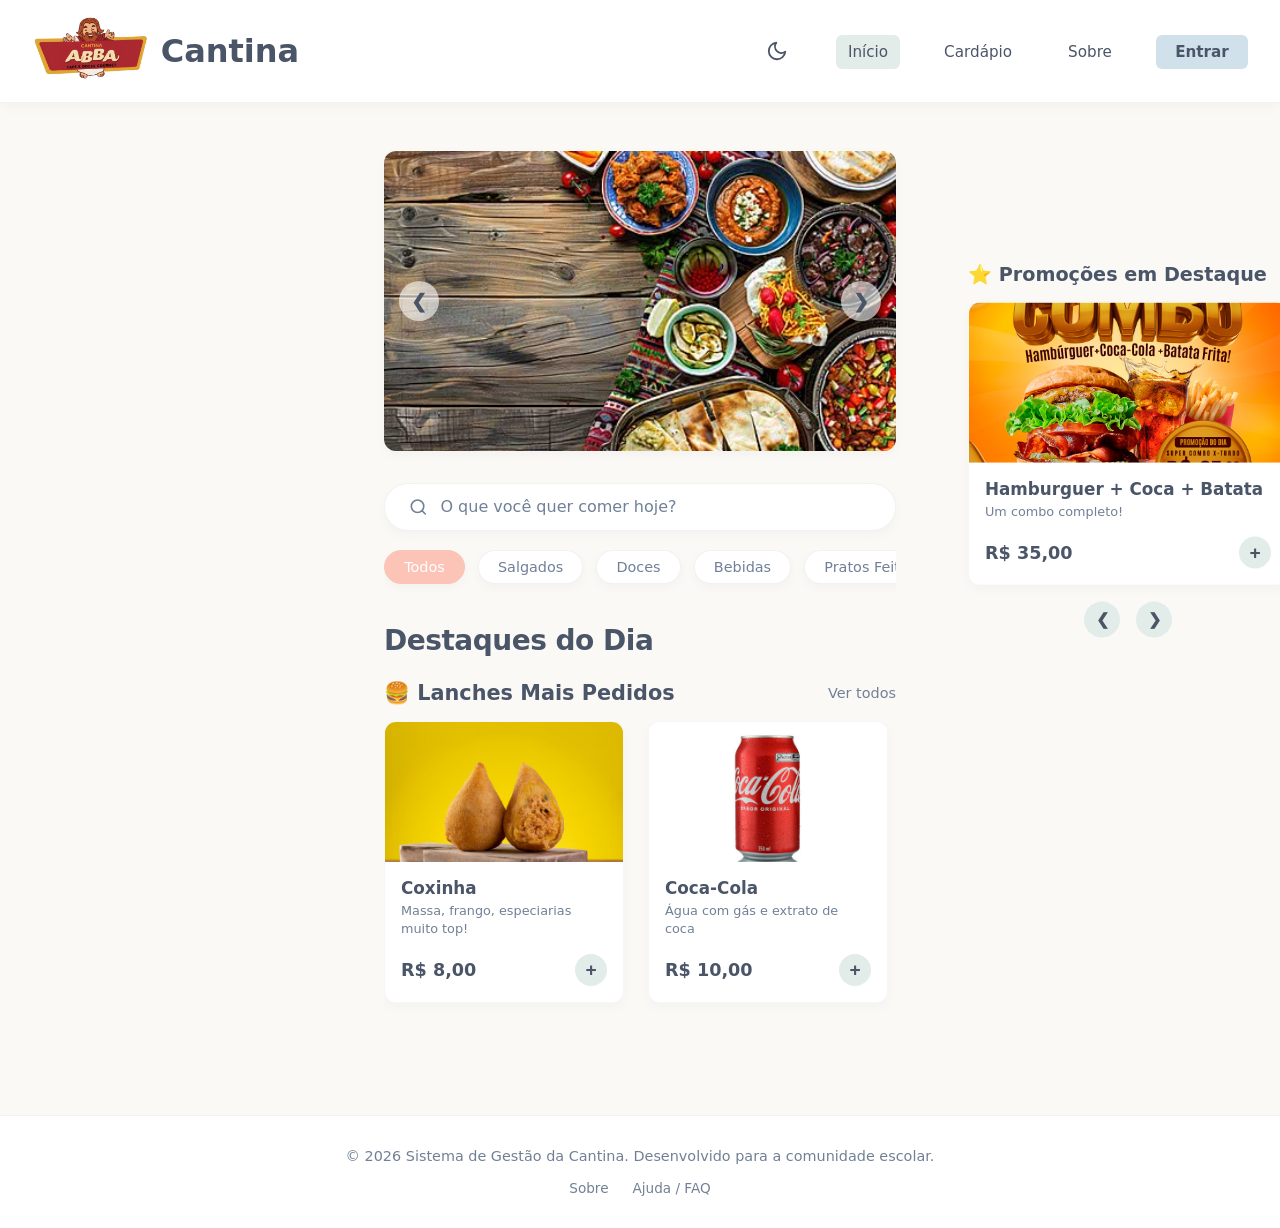
<file: CODIGO/projeto_cantina_v4/html/index.html>
<!DOCTYPE html>
<html lang="pt-BR">
<head>
    <meta charset="UTF-8">
    <meta name="viewport" content="width=device-width, initial-scale=1.0">
    <title>Cantina Digital | Início</title>
    <link rel="stylesheet" href="../css/estilos.css">
    <script>
        // 1. Verifica o Tema Escuro
        if (localStorage.getItem('tema_cantina') === 'escuro') {
            document.documentElement.classList.add('tema-escuro');
        }
        // 2. Verifica o Login
        if (localStorage.getItem('usuario_cantina')) {
            document.documentElement.classList.add('usuario-logado');
        } else {
            document.documentElement.classList.add('usuario-deslogado');
        }
    </script>
</head>
<body>
    <header class="cantina-header">
        
        <div class="logo">
            <a href="../html/index.html" class="link-logo">
                <img src="../img/logo_cantina_sem_fundo.png" alt="Logo da Cantina Digital" class="imagem-logo">
                <h1>Cantina</h1>
            </a>
        </div>

        <input type="checkbox" id="menu-toggle">
        
        <label for="menu-toggle" class="menu-burguer">
            <svg xmlns="http://www.w3.org/2000/svg" width="24" height="24" viewBox="0 0 24 24" fill="none" stroke="currentColor" stroke-width="2" stroke-linecap="round" stroke-linejoin="round"><line x1="4" x2="20" y1="12" y2="12"/><line x1="4" x2="20" y1="6" y2="6"/><line x1="4" x2="20" y1="18" y2="18"/></svg>
        </label>

        <nav class="cantina-nav">
            <ul>
                <li class="item-tema">
                    <button id="btn-tema" class="btn-tema" title="Mudar Tema">
                        <svg class="icone-lua" xmlns="http://www.w3.org/2000/svg" width="22" height="22" viewBox="0 0 24 24" fill="none" stroke="currentColor" stroke-width="2" stroke-linecap="round" stroke-linejoin="round">
                            <path d="M21 12.79A9 9 0 1 1 11.21 3 7 7 0 0 0 21 12.79z"></path>
                        </svg>
                        <svg class="icone-sol" xmlns="http://www.w3.org/2000/svg" width="22" height="22" viewBox="0 0 24 24" fill="none" stroke="currentColor" stroke-width="2" stroke-linecap="round" stroke-linejoin="round">
                            <circle cx="12" cy="12" r="5"></circle>
                            <line x1="12" y1="1" x2="12" y2="3"></line>
                            <line x1="12" y1="21" x2="12" y2="23"></line>
                            <line x1="4.22" y1="4.22" x2="5.64" y2="5.64"></line>
                            <line x1="18.36" y1="18.36" x2="19.78" y2="19.78"></line>
                            <line x1="1" y1="12" x2="3" y2="12"></line>
                            <line x1="21" y1="12" x2="23" y2="12"></line>
                            <line x1="4.22" y1="19.78" x2="5.64" y2="18.36"></line>
                            <line x1="18.36" y1="5.64" x2="19.78" y2="4.22"></line>
                        </svg>
                    </button>
                </li>
                <li class="ativo"><a href="../html/index.html">Início</a></li>
                <li><a href="../html/cardapio.html">Cardápio</a></li>
                <li class="item-restrito"><a href="../html/pedidos.html">Meus Pedidos</a></li>
                <li class="item-restrito"><a href="../html/contato.html">Contato</a></li>
                <li><a href="../html/sobre.html">Sobre</a></li>
                <li id="nav-login">
                    <a href="../html/login.html" class="btn-nav-login">Entrar</a>
                </li>
                
                <li id="nav-usuario" style="display: none;" class="menu-usuario-container">
                    <button id="btn-perfil" class="btn-nav-perfil">
                        <span id="nome-usuario-header">Usuário</span> 
                        <span class="setinha">▼</span>
                    </button>
                    
                    <div id="dropdown-logout" class="dropdown-oculto">
                        <button onclick="fazerLogout()" class="btn-sair">Sair da Conta</button>
                    </div>
                </li>
            </ul>
        </nav>
        
    </header>

    <main class="conteudo-principal">
        <div class="layout-duas-colunas">
            <div class="coluna-fantasma"></div>
            <div class="coluna-principal">
                <div class="carrossel-container">
                    <div class="slide ativo">
                        <img src="../img/banner_1.jpg" alt="Promoção 1">
                    </div>
                    <div class="slide">
                        <img src="../img/banner_2.jpg" alt="Promoção 2">
                    </div>
                    <div class="slide">
                        <img src="../img/banner_3.jpg" alt="Promoção 3">
                    </div>
                    <button class="seta-carrossel anterior" onclick="moverSlide(-1)">&#10094;</button>
                    <button class="seta-carrossel proxima" onclick="moverSlide(1)">&#10095;</button>
                </div>
            <section class="pesquisa-filtros">
                <div class="barra-pesquisa">
                    <svg xmlns="http://www.w3.org/2000/svg" width="20" height="20" viewBox="0 0 24 24" fill="none" stroke="currentColor" stroke-width="2" stroke-linecap="round" stroke-linejoin="round" class="icone-lupa"><circle cx="11" cy="11" r="8"></circle><line x1="21" y1="21" x2="16.65" y2="16.65"></line></svg>
                    <input type="text" id="input-pesquisa" placeholder="O que você quer comer hoje?">
                </div>
                
                <div class="filtros-categoria">
                    <button class="btn-filtro ativo" data-filtro="todos">Todos</button>
                    <button class="btn-filtro" data-filtro="salgado">Salgados</button>
                    <button class="btn-filtro" data-filtro="doce">Doces</button>
                    <button class="btn-filtro" data-filtro="bebida">Bebidas</button>
                    <button class="btn-filtro" data-filtro="prato">Pratos Feitos</button>
                </div>
            </section>

            <h2>Destaques do Dia</h2>
            <!-- SEÇÃO DE PRODUTOS COM ROLAGEM HORIZONTAL -->
            <section class="prateleira">
                <div class="cabecalho-prateleira">
                    <h3>🍔 Lanches Mais Pedidos</h3>
                    <a href="../html/cardapio.html" class="ver-todos">Ver todos</a>
                </div>

                <div class="container-cards">
                    <!-- Card 1 -->
                    <div class="card-produto" data-categoria="salgado">
                        <img src="../img/coxinha.jpg" alt="Coxinha">
                        <div class="info-produto">
                            <h4>Coxinha</h4>
                            <p>Massa, frango, especiarias muito top!</p>
                            <div class="compra-produto">
                                <span class="preco">R$ 8,00</span>
                                <button class="btn-adicionar">+</button>
                            </div>
                        </div>
                    </div>
                    <!-- Card 2 -->
                    <div class="card-produto" data-categoria="bebida">
                        <img src="../img/coca.jpg" alt="Coca-Cola">
                        <div class="info-produto">
                            <h4>Coca-Cola</h4>
                            <p>Água com gás e extrato de coca</p>
                            <div class="compra-produto">
                                <span class="preco">R$ 10,00</span>
                                <button class="btn-adicionar">+</button>
                            </div>
                        </div>
                    </div>
                    <!-- Card 3 -->
                    <div class="card-produto" data-categoria="doce">
                        <img src="../img/brigadeiro.jpg" alt="Brigadeiro">
                        <div class="info-produto">
                            <h4>Brigadeiro</h4>
                            <p>Massa leve recheada chocolate.</p>
                            <div class="compra-produto">
                                <span class="preco">R$ 6,50</span>
                                <button class="btn-adicionar">+</button>
                            </div>
                        </div>
                    </div>
                    <!-- Card 4 -->
                    <div class="card-produto" data-categoria="salgado">
                        <img src="../img/pao_de_queijo.jpg" alt="Pão de Queijo">
                        <div class="info-produto">
                            <h4>Pão de Queijo</h4>
                            <p>Crocante e macio por dentro.</p>
                            <div class="compra-produto">
                                <span class="preco">R$ 4,50</span>
                                <button class="btn-adicionar">+</button>
                            </div>
                        </div>
                    </div>
                    <!-- Card 5 -->
                    <div class="card-produto" data-categoria="prato">
                        <img src="../img/prato_feito.jpg" alt="Prato Feito">
                        <div class="info-produto">
                            <h4>Prato Feito</h4>
                            <p>Arroz, feijão, frango, salada e farofa.</p>
                            <div class="compra-produto">
                                <span class="preco">R$ 25,00</span>
                                <button class="btn-adicionar">+</button>
                            </div>
                        </div>
                    </div>
                    <!-- Card 6 -->
                    <div class="card-produto" data-categoria="prato">
                        <img src="../img/marmita.jpg" alt="Marmita">
                        <div class="info-produto">
                            <h4>Marmita</h4>
                            <p>Arroz, feijão, carne, salada e farofa.</p>
                            <div class="compra-produto">
                                <span class="preco">R$ 22,00</span>
                                <button class="btn-adicionar">+</button>
                            </div>
                        </div>
                    </div>
                </div>
            </section>
        </div>
            <aside class="coluna-lateral">
                <div class="widget-ofertas">
                    <h3>⭐ Promoções em Destaque</h3>
                    
                    <div class="carrossel-promocoes">
                        
                        <div class="card-produto promo-slide ativo" data-categoria="prato">
                            <img src="../img/promo_1.jpg" alt="Marmita de Frango">
                            <div class="info-produto">
                                <h4>Hamburguer + Coca + Batata</h4>
                                <p>Um combo completo!</p>
                                <div class="compra-produto">
                                    <span class="preco">R$ 35,00</span>
                                    <button class="btn-adicionar">+</button>
                                </div>
                            </div>
                        </div>

                        <div class="card-produto promo-slide" data-categoria="bebida">
                            <img src="../img/promo_2.jpg" alt="Combo Suco">
                            <div class="info-produto">
                                <h4>Lanche + Coca + Sudae + Fig. Copa</h4>
                                <p>Coma enquanto procure o mundial!</p>
                                <div class="compra-produto">
                                    <span class="preco">R$ 45,50</span>
                                    <button class="btn-adicionar">+</button>
                                </div>
                            </div>
                        </div>

                        <div class="controles-promo">
                            <button class="seta-promo" onclick="moverPromo(-1)">&#10094;</button>
                            <button class="seta-promo" onclick="moverPromo(1)">&#10095;</button>
                        </div>

                    </div>
                </div>
            </aside>
        </div>
    </main>
    
    <footer class="cantina-footer">
        <p>&copy; 2026 Sistema de Gestão da Cantina. Desenvolvido para a comunidade escolar.</p>
        <div class="links-uteis">
            <a href="../html/sobre.html">Sobre</a>
            <a href="../html/ajuda.html">Ajuda / FAQ</a>
        </div>
    </footer>

    <script src="../js/script_index.js"></script>
    <script src="../js/script_auth.js"></script>

</body>
</html>
</file>
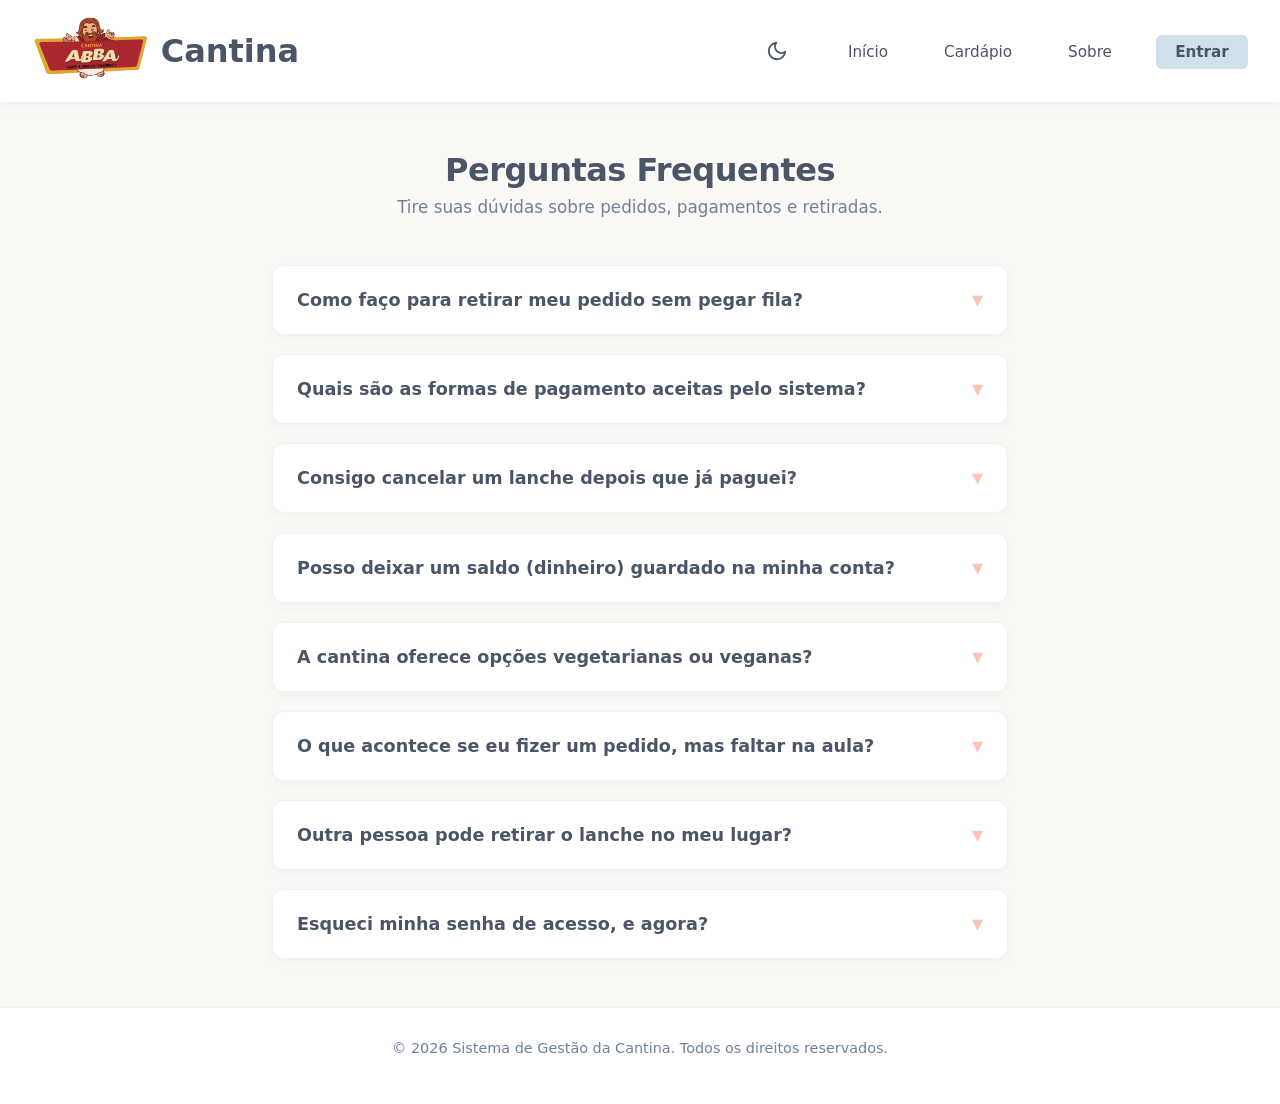
<file: CODIGO/projeto_cantina_v4/html/ajuda.html>
<!DOCTYPE html>
<html lang="pt-BR">
<head>
    <meta charset="UTF-8">
    <meta name="viewport" content="width=device-width, initial-scale=1.0">
    <title>Cantina Digital | Ajuda e FAQ</title>
    <link rel="stylesheet" href="../css/estilos.css">
    <link rel="stylesheet" href="../css/ajuda.css">
    <script>
        // 1. Verifica o Tema Escuro
        if (localStorage.getItem('tema_cantina') === 'escuro') {
            document.documentElement.classList.add('tema-escuro');
        }
        // 2. Verifica o Login
        if (localStorage.getItem('usuario_cantina')) {
            document.documentElement.classList.add('usuario-logado');
        } else {
            document.documentElement.classList.add('usuario-deslogado');
        }
    </script>
</head>
<body>

    <header class="cantina-header">
        <div class="logo">
            <a href="../html/index.html" class="link-logo">
                <img src="../img/logo_cantina_sem_fundo.png" alt="Logo da Cantina Digital" class="imagem-logo">
                <h1>Cantina</h1>
            </a>
        </div>

        <input type="checkbox" id="menu-toggle">
        <label for="menu-toggle" class="menu-burguer">
            <svg xmlns="http://www.w3.org/2000/svg" width="24" height="24" viewBox="0 0 24 24" fill="none" stroke="currentColor" stroke-width="2" stroke-linecap="round" stroke-linejoin="round"><line x1="4" x2="20" y1="12" y2="12"/><line x1="4" x2="20" y1="6" y2="6"/><line x1="4" x2="20" y1="18" y2="18"/></svg>
        </label>

        <nav class="cantina-nav">
            <ul>
                <li class="item-tema">
                    <button id="btn-tema" class="btn-tema" title="Mudar Tema">
                        <svg class="icone-lua" xmlns="http://www.w3.org/2000/svg" width="22" height="22" viewBox="0 0 24 24" fill="none" stroke="currentColor" stroke-width="2" stroke-linecap="round" stroke-linejoin="round">
                            <path d="M21 12.79A9 9 0 1 1 11.21 3 7 7 0 0 0 21 12.79z"></path>
                        </svg>
                        <svg class="icone-sol" xmlns="http://www.w3.org/2000/svg" width="22" height="22" viewBox="0 0 24 24" fill="none" stroke="currentColor" stroke-width="2" stroke-linecap="round" stroke-linejoin="round">
                            <circle cx="12" cy="12" r="5"></circle>
                            <line x1="12" y1="1" x2="12" y2="3"></line>
                            <line x1="12" y1="21" x2="12" y2="23"></line>
                            <line x1="4.22" y1="4.22" x2="5.64" y2="5.64"></line>
                            <line x1="18.36" y1="18.36" x2="19.78" y2="19.78"></line>
                            <line x1="1" y1="12" x2="3" y2="12"></line>
                            <line x1="21" y1="12" x2="23" y2="12"></line>
                            <line x1="4.22" y1="19.78" x2="5.64" y2="18.36"></line>
                            <line x1="18.36" y1="5.64" x2="19.78" y2="4.22"></line>
                        </svg>
                    </button>
                </li>
                <li><a href="../html/index.html">Início</a></li>
                <li><a href="../html/cardapio.html">Cardápio</a></li>
                <li class="item-restrito"><a href="../html/pedidos.html">Meus Pedidos</a></li>
                <li class="item-restrito"><a href="../html/contato.html">Contato</a></li>
                <li><a href="../html/sobre.html">Sobre</a></li>
                <li id="nav-login">
                    <a href="../html/login.html" class="btn-nav-login">Entrar</a>
                </li>
                
                <li id="nav-usuario" style="display: none;" class="menu-usuario-container">
                    <button id="btn-perfil" class="btn-nav-perfil">
                        <span id="nome-usuario-header">Usuário</span> 
                        <span class="setinha">▼</span>
                    </button>
                    
                    <div id="dropdown-logout" class="dropdown-oculto">
                        <button onclick="fazerLogout()" class="btn-sair">Sair da Conta</button>
                    </div>
                </li>
            </ul>
        </nav>
    </header>

    <main class="conteudo-principal ajuda-main">
        
        <div class="cabecalho-pagina">
            <h2>Perguntas Frequentes</h2>
            <p>Tire suas dúvidas sobre pedidos, pagamentos e retiradas.</p>
        </div>

        <div class="faq-container">
            
            <div class="faq-item">
                <button class="faq-pergunta">
                    Como faço para retirar meu pedido sem pegar fila?
                    <span class="icone-seta">▼</span>
                </button>
                <div class="faq-resposta-wrapper">
                    <div class="faq-resposta">
                        <p>Basta apresentar o QR Code ou o número do pedido gerado no aplicativo diretamente no balcão exclusivo de retiradas rápidas da cantina.</p>
                    </div>
                </div>
            </div>

            <div class="faq-item">
                <button class="faq-pergunta">
                    Quais são as formas de pagamento aceitas pelo sistema?
                    <span class="icone-seta">▼</span>
                </button>
                <div class="faq-resposta-wrapper">
                    <div class="faq-resposta">
                        <p>Você pode pagar antecipadamente usando PIX ou cartão de crédito/débito cadastrado. Caso prefira, ainda mantemos a opção de pagar no caixa físico.</p>
                    </div>
                </div>
            </div>

            <div class="faq-item">
                <button class="faq-pergunta">
                    Consigo cancelar um lanche depois que já paguei?
                    <span class="icone-seta">▼</span>
                </button>
                <div class="faq-resposta-wrapper">
                    <div class="faq-resposta">
                        <p>Sim! Você pode cancelar seu pedido pelo app em até 5 minutos após a confirmação. Passado esse tempo, o preparo já iniciou e o cancelamento deve ser solicitado no balcão.</p>
                    </div>
                </div>
            </div>

            <div class="faq-item">
                <button class="faq-pergunta">
                    Posso deixar um saldo (dinheiro) guardado na minha conta?
                    <span class="icone-seta">▼</span>
                </button>
                <div class="faq-resposta-wrapper">
                    <div class="faq-resposta">
                        <p>Essa é uma funcionalidade que nossa equipe de desenvolvimento já está projetando para a próxima versão! Em breve teremos a Carteira Digital.</p>
                    </div>
                </div>
            </div>
            <div class="faq-item">
                <button class="faq-pergunta">
                    A cantina oferece opções vegetarianas ou veganas?
                    <span class="icone-seta">▼</span>
                </button>
                <div class="faq-resposta-wrapper">
                    <div class="faq-resposta">
                        <p>Sim! Temos opções de lanches naturais, salgados assados sem carne e saladas de frutas. Basta digitar "vegetariano" ou "vegano" na barra de pesquisa do nosso Cardápio para encontrá-los facilmente.</p>
                    </div>
                </div>
            </div>

            <div class="faq-item">
                <button class="faq-pergunta">
                    O que acontece se eu fizer um pedido, mas faltar na aula?
                    <span class="icone-seta">▼</span>
                </button>
                <div class="faq-resposta-wrapper">
                    <div class="faq-resposta">
                        <p>Se você perceber que não vai comparecer, cancele o pedido pelo app o quanto antes. Se o lanche já tiver sido preparado, infelizmente não poderemos estornar o valor, pois o produto foi feito exclusivamente para você.</p>
                    </div>
                </div>
            </div>

            <div class="faq-item">
                <button class="faq-pergunta">
                    Outra pessoa pode retirar o lanche no meu lugar?
                    <span class="icone-seta">▼</span>
                </button>
                <div class="faq-resposta-wrapper">
                    <div class="faq-resposta">
                        <p>Pode sim! É só enviar um print do seu QR Code gerado pelo sistema ou informar o número do seu pedido para o seu colega apresentar no balcão de retiradas.</p>
                    </div>
                </div>
            </div>

            <div class="faq-item">
                <button class="faq-pergunta">
                    Esqueci minha senha de acesso, e agora?
                    <span class="icone-seta">▼</span>
                </button>
                <div class="faq-resposta-wrapper">
                    <div class="faq-resposta">
                        <p>Não se preocupe. Na tela de login, basta clicar em "Esqueci minha senha". Enviaremos um link de recuperação para o seu e-mail institucional ou e-mail pessoal cadastrado em instantes.</p>
                    </div>
                </div>
            </div>
        </div>
    </main>

    <footer class="cantina-footer">
        <p>&copy; 2026 Sistema de Gestão da Cantina. Todos os direitos reservados.</p>
    </footer>

    <script src="../js/script_ajuda.js"></script>
    <script src="../js/script_auth.js"></script>
</body>
</html>
</file>
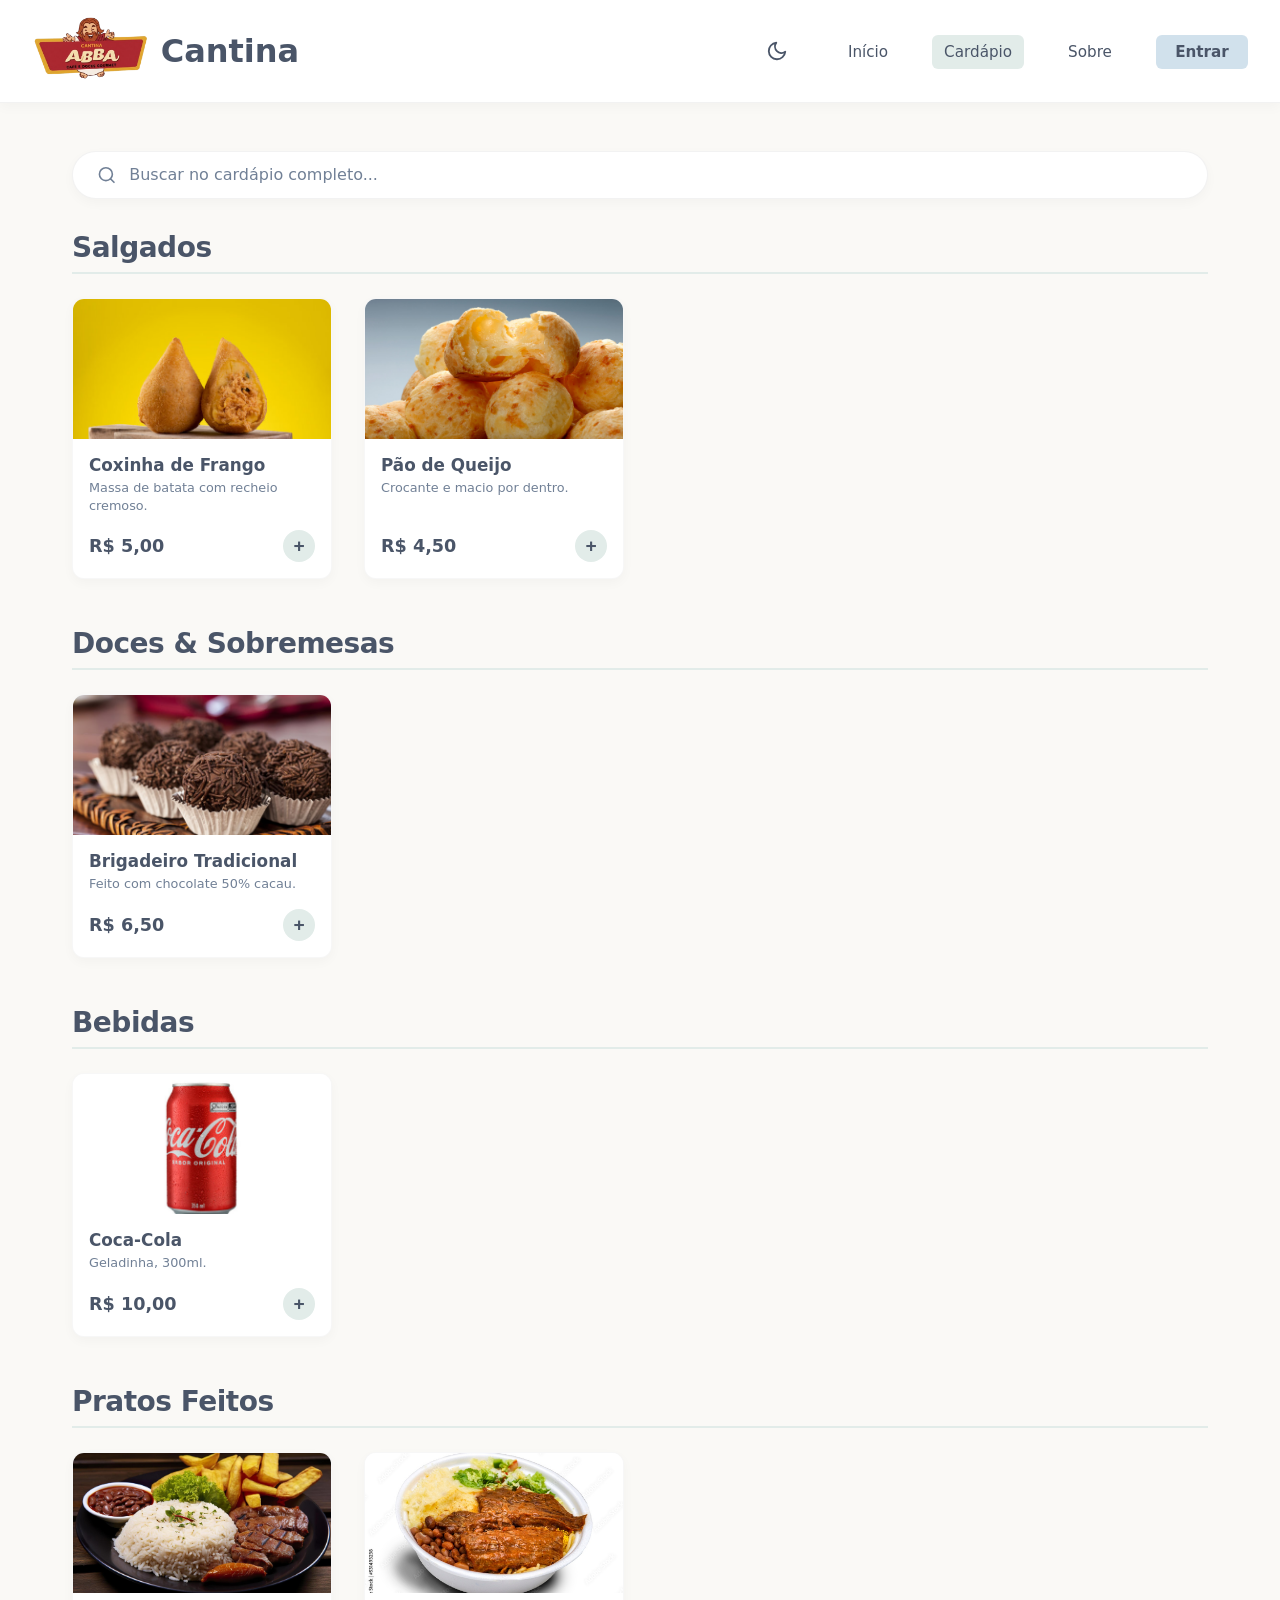
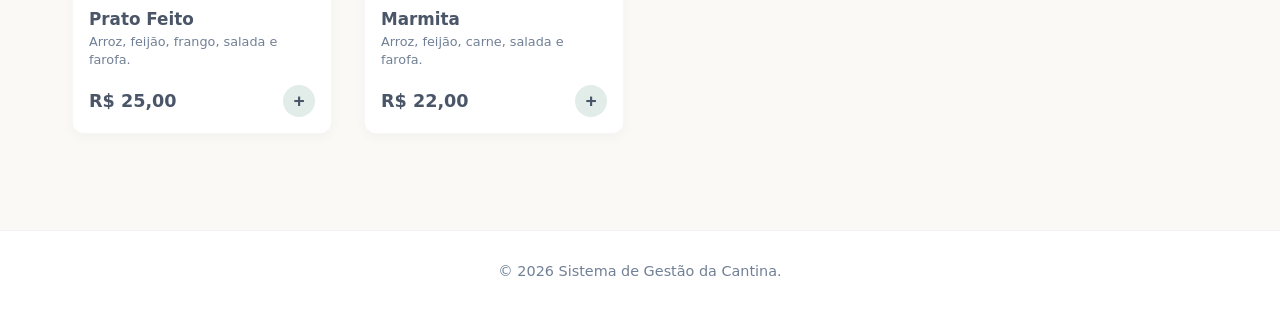
<file: CODIGO/projeto_cantina_v4/html/cardapio.html>
<!DOCTYPE html>
<html lang="pt-BR">
<head>
    <meta charset="UTF-8">
    <meta name="viewport" content="width=device-width, initial-scale=1.0">
    <title>Cantina Digital | Cardápio</title>
    <link rel="stylesheet" href="../css/estilos.css">
    <link rel="stylesheet" href="../css/cardapio.css">
    <script>
        // 1. Verifica o Tema Escuro
        if (localStorage.getItem('tema_cantina') === 'escuro') {
            document.documentElement.classList.add('tema-escuro');
        }
        // 2. Verifica o Login
        if (localStorage.getItem('usuario_cantina')) {
            document.documentElement.classList.add('usuario-logado');
        } else {
            document.documentElement.classList.add('usuario-deslogado');
        }
    </script>
</head>
<body>

    <header class="cantina-header">
        <div class="logo">
            <a href="../html/index.html" class="link-logo">
                <img src="../img/logo_cantina_sem_fundo.png" alt="Logo da Cantina Digital" class="imagem-logo">
                <h1>Cantina</h1>
            </a>
        </div>

        <input type="checkbox" id="menu-toggle">
        <label for="menu-toggle" class="menu-burguer">
            <svg xmlns="http://www.w3.org/2000/svg" width="24" height="24" viewBox="0 0 24 24" fill="none" stroke="currentColor" stroke-width="2" stroke-linecap="round" stroke-linejoin="round"><line x1="4" x2="20" y1="12" y2="12"/><line x1="4" x2="20" y1="6" y2="6"/><line x1="4" x2="20" y1="18" y2="18"/></svg>
        </label>

        <nav class="cantina-nav">
            <ul>
                <li class="item-tema">
                    <button id="btn-tema" class="btn-tema" title="Mudar Tema">
                        <svg class="icone-lua" xmlns="http://www.w3.org/2000/svg" width="22" height="22" viewBox="0 0 24 24" fill="none" stroke="currentColor" stroke-width="2" stroke-linecap="round" stroke-linejoin="round">
                            <path d="M21 12.79A9 9 0 1 1 11.21 3 7 7 0 0 0 21 12.79z"></path>
                        </svg>
                        <svg class="icone-sol" xmlns="http://www.w3.org/2000/svg" width="22" height="22" viewBox="0 0 24 24" fill="none" stroke="currentColor" stroke-width="2" stroke-linecap="round" stroke-linejoin="round">
                            <circle cx="12" cy="12" r="5"></circle>
                            <line x1="12" y1="1" x2="12" y2="3"></line>
                            <line x1="12" y1="21" x2="12" y2="23"></line>
                            <line x1="4.22" y1="4.22" x2="5.64" y2="5.64"></line>
                            <line x1="18.36" y1="18.36" x2="19.78" y2="19.78"></line>
                            <line x1="1" y1="12" x2="3" y2="12"></line>
                            <line x1="21" y1="12" x2="23" y2="12"></line>
                            <line x1="4.22" y1="19.78" x2="5.64" y2="18.36"></line>
                            <line x1="18.36" y1="5.64" x2="19.78" y2="4.22"></line>
                        </svg>
                    </button>
                </li>
                <li><a href="../html/index.html">Início</a></li>
                <li class="ativo"><a href="../html/cardapio.html">Cardápio</a></li>
                <li class="item-restrito"><a href="../html/pedidos.html">Meus Pedidos</a></li>
                <li class="item-restrito"><a href="../html/contato.html">Contato</a></li>
                <li><a href="../html/sobre.html">Sobre</a></li>
                <li id="nav-login">
                    <a href="../html/login.html" class="btn-nav-login">Entrar</a>
                </li>
                
                <li id="nav-usuario" style="display: none;" class="menu-usuario-container">
                    <button id="btn-perfil" class="btn-nav-perfil">
                        <span id="nome-usuario-header">Usuário</span> 
                        <span class="setinha">▼</span>
                    </button>
                    
                    <div id="dropdown-logout" class="dropdown-oculto">
                        <button onclick="fazerLogout()" class="btn-sair">Sair da Conta</button>
                    </div>
                </li>
            </ul>
        </nav>
    </header>

    <main class="conteudo-principal cardapio-main">
        
        <section class="pesquisa-filtros">
            <div class="barra-pesquisa">
                <svg xmlns="http://www.w3.org/2000/svg" width="20" height="20" viewBox="0 0 24 24" fill="none" stroke="currentColor" stroke-width="2" stroke-linecap="round" stroke-linejoin="round" class="icone-lupa"><circle cx="11" cy="11" r="8"></circle><line x1="21" y1="21" x2="16.65" y2="16.65"></line></svg>
                <input type="text" id="pesquisa-cardapio" placeholder="Buscar no cardápio completo...">
            </div>
        </section>

        <div id="container-categorias">
            <section class="secao-categoria">
                <h2 class="titulo-categoria">Salgados</h2>
                <div class="grade-produtos">
                    <div class="card-produto" data-categoria="salgado">
                        <img src="../img/coxinha.jpg" alt="Coxinha">
                        <div class="info-produto">
                            <h4>Coxinha de Frango</h4>
                            <p>Massa de batata com recheio cremoso.</p>
                            <div class="compra-produto">
                                <span class="preco">R$ 5,00</span>
                                <button class="btn-adicionar">+</button>
                            </div>
                        </div>
                    </div>

                    <div class="card-produto" data-categoria="salgado">
                        <img src="../img/pao_de_queijo.jpg" alt="Pão de Queijo">
                        <div class="info-produto">
                            <h4>Pão de Queijo</h4>
                            <p>Crocante e macio por dentro.</p>
                            <div class="compra-produto">
                                <span class="preco">R$ 4,50</span>
                                <button class="btn-adicionar">+</button>
                            </div>
                        </div>
                    </div>
                </div>
            </section>

            <section class="secao-categoria">
                <h2 class="titulo-categoria">Doces & Sobremesas</h2>
                <div class="grade-produtos">
                    <div class="card-produto" data-categoria="doce">
                        <img src="../img/brigadeiro.jpg" alt="Brigadeiro">
                        <div class="info-produto">
                            <h4>Brigadeiro Tradicional</h4>
                            <p>Feito com chocolate 50% cacau.</p>
                            <div class="compra-produto">
                                <span class="preco">R$ 6,50</span>
                                <button class="btn-adicionar">+</button>
                            </div>
                        </div>
                    </div>
                </div>
            </section>

            <section class="secao-categoria">
                <h2 class="titulo-categoria">Bebidas</h2>
                <div class="grade-produtos">
                    <div class="card-produto" data-categoria="bebida">
                        <img src="../img/coca.jpg" alt="Coca-Cola">
                        <div class="info-produto">
                            <h4>Coca-Cola</h4>
                            <p>Geladinha, 300ml.</p>
                            <div class="compra-produto">
                                <span class="preco">R$ 10,00</span>
                                <button class="btn-adicionar">+</button>
                            </div>
                        </div>
                    </div>
                </div>
            </section>

            <section class="secao-categoria">
                <h2 class="titulo-categoria">Pratos Feitos</h2>
                <div class="grade-produtos">
                    <div class="card-produto" data-categoria="prato">
                        <img src="../img/prato_feito.jpg" alt="Prato Feito">
                        <div class="info-produto">
                            <h4>Prato Feito</h4>
                            <p>Arroz, feijão, frango, salada e farofa.</p>
                            <div class="compra-produto">
                                <span class="preco">R$ 25,00</span>
                                <button class="btn-adicionar">+</button>
                            </div>
                        </div>
                    </div>
                    
                    <div class="card-produto" data-categoria="prato">
                        <img src="../img/marmita.jpg" alt="Marmita">
                        <div class="info-produto">
                            <h4>Marmita</h4>
                            <p>Arroz, feijão, carne, salada e farofa.</p>
                            <div class="compra-produto">
                                <span class="preco">R$ 22,00</span>
                                <button class="btn-adicionar">+</button>
                            </div>
                        </div>
                    </div>
                </div>
            </section>
        </div>

    </main>

    <footer class="cantina-footer">
        <p>&copy; 2026 Sistema de Gestão da Cantina.</p>
    </footer>

    <script src="../js/script_cardapio.js"></script>
    <script src="../js/script_auth.js"></script>
</body>
</html>
</file>
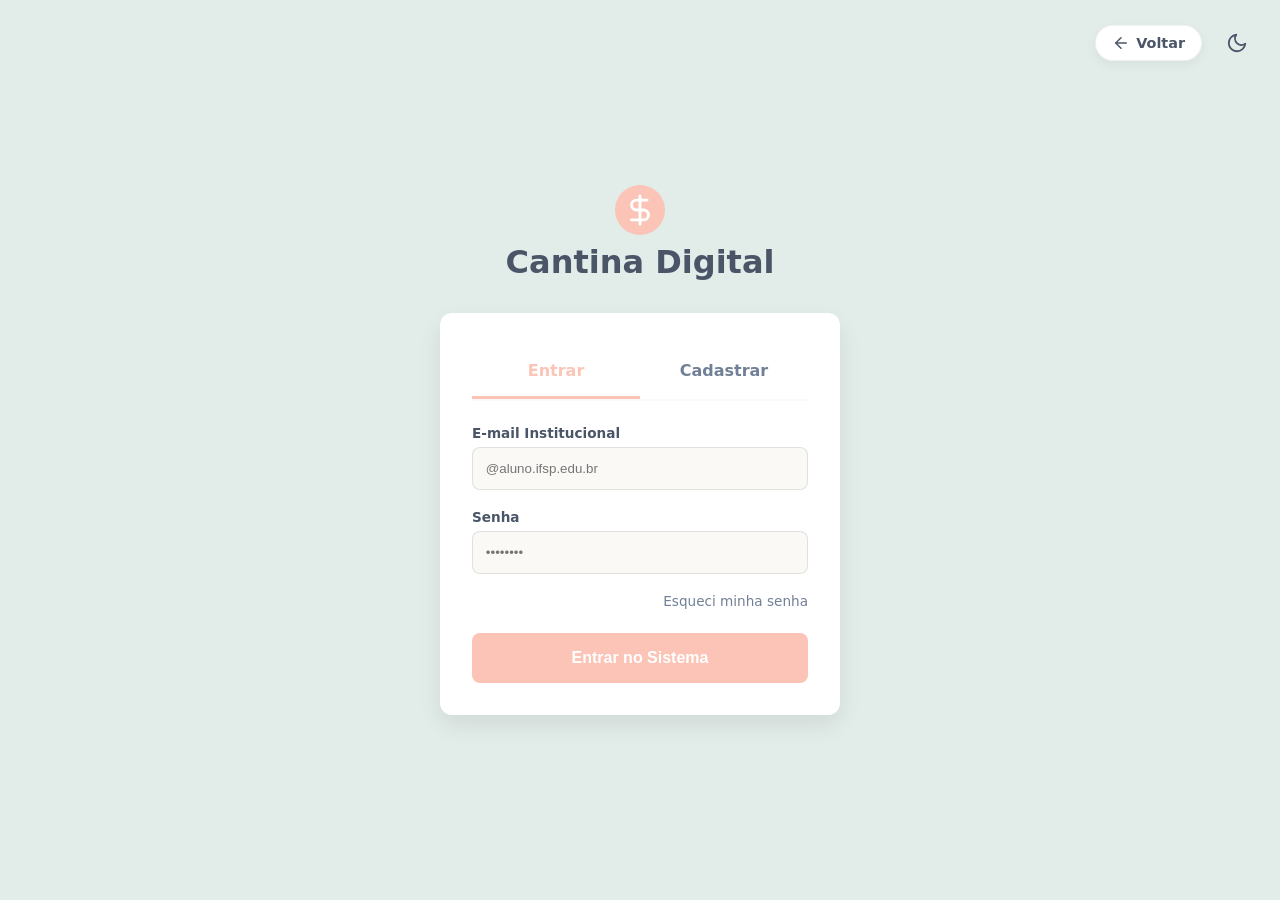
<file: CODIGO/projeto_cantina_v4/html/contato.html>
<!DOCTYPE html>
<html lang="pt-BR">
<head>
    <script>
        // Verifica se o usuário está logado no LocalStorage
        const usuarioLogado = localStorage.getItem('usuario_cantina');
        
        // Se NÃO estiver logado, joga para a página de login
        if (!usuarioLogado) {
            window.location.href = '../html/login.html';
        }
        // 1. Verifica o Tema Escuro
        if (localStorage.getItem('tema_cantina') === 'escuro') {
            document.documentElement.classList.add('tema-escuro');
        }
        // 2. Verifica o Login
        if (localStorage.getItem('usuario_cantina')) {
            document.documentElement.classList.add('usuario-logado');
        } else {
            document.documentElement.classList.add('usuario-deslogado');
        }
    </script>
    <meta charset="UTF-8">
    <meta name="viewport" content="width=device-width, initial-scale=1.0">
    <title>Cantina Digital | Contato</title>
    <link rel="stylesheet" href="../css/estilos.css">
    <link rel="stylesheet" href="../css/contato.css">
</head>
<body>

    <header class="cantina-header">
        <div class="logo">
            <a href="../html/index.html" class="link-logo">
                <img src="../img/logo_cantina_sem_fundo.png" alt="Logo da Cantina Digital" class="imagem-logo">
                <h1>Cantina</h1>
            </a>
        </div>

        <input type="checkbox" id="menu-toggle">
        <label for="menu-toggle" class="menu-burguer">
            <svg xmlns="http://www.w3.org/2000/svg" width="24" height="24" viewBox="0 0 24 24" fill="none" stroke="currentColor" stroke-width="2" stroke-linecap="round" stroke-linejoin="round"><line x1="4" x2="20" y1="12" y2="12"/><line x1="4" x2="20" y1="6" y2="6"/><line x1="4" x2="20" y1="18" y2="18"/></svg>
        </label>

        <nav class="cantina-nav">
            <ul>
                <li class="item-tema">
                    <button id="btn-tema" class="btn-tema" title="Mudar Tema">
                        <svg class="icone-lua" xmlns="http://www.w3.org/2000/svg" width="22" height="22" viewBox="0 0 24 24" fill="none" stroke="currentColor" stroke-width="2" stroke-linecap="round" stroke-linejoin="round">
                            <path d="M21 12.79A9 9 0 1 1 11.21 3 7 7 0 0 0 21 12.79z"></path>
                        </svg>
                        <svg class="icone-sol" xmlns="http://www.w3.org/2000/svg" width="22" height="22" viewBox="0 0 24 24" fill="none" stroke="currentColor" stroke-width="2" stroke-linecap="round" stroke-linejoin="round">
                            <circle cx="12" cy="12" r="5"></circle>
                            <line x1="12" y1="1" x2="12" y2="3"></line>
                            <line x1="12" y1="21" x2="12" y2="23"></line>
                            <line x1="4.22" y1="4.22" x2="5.64" y2="5.64"></line>
                            <line x1="18.36" y1="18.36" x2="19.78" y2="19.78"></line>
                            <line x1="1" y1="12" x2="3" y2="12"></line>
                            <line x1="21" y1="12" x2="23" y2="12"></line>
                            <line x1="4.22" y1="19.78" x2="5.64" y2="18.36"></line>
                            <line x1="18.36" y1="5.64" x2="19.78" y2="4.22"></line>
                        </svg>
                    </button>
                </li>
                <li><a href="../html/index.html">Início</a></li>
                <li><a href="../html/cardapio.html">Cardápio</a></li>
                <li class="item-restrito"><a href="../html/pedidos.html">Meus Pedidos</a></li>
                <li class="item-restrito ativo"><a href="../html/contato.html">Contato</a></li>
                <li><a href="../html/sobre.html">Sobre</a></li>
                <li id="nav-login">
                    <a href="../html/login.html" class="btn-nav-login">Entrar</a>
                </li>
                
                <li id="nav-usuario" style="display: none;" class="menu-usuario-container">
                    <button id="btn-perfil" class="btn-nav-perfil">
                        <span id="nome-usuario-header">Usuário</span> 
                        <span class="setinha">▼</span>
                    </button>
                    
                    <div id="dropdown-logout" class="dropdown-oculto">
                        <button onclick="fazerLogout()" class="btn-sair">Sair da Conta</button>
                    </div>
                </li>
            </ul>
        </nav>
    </header>

    <main class="conteudo-principal contato-main">
        
        <div class="cabecalho-pagina">
            <h2>Fale com a Cantina</h2>
            <p>Dúvidas, sugestões ou problemas com seu pedido? Mande uma mensagem para a gente!</p>
        </div>

        <div class="layout-contato">
            
            <section class="info-redes">
                <h3>Nossos Contatos</h3>
                
                <div class="lista-contatos">
                    <a href="#" class="item-contato">
                        <div class="icone-social whatsapp">
                            <svg xmlns="http://www.w3.org/2000/svg" width="20" height="20" viewBox="0 0 24 24" fill="none" stroke="currentColor" stroke-width="2" stroke-linecap="round" stroke-linejoin="round"><path d="M22 16.92v3a2 2 0 0 1-2.18 2 19.79 19.79 0 0 1-8.63-3.07 19.5 19.5 0 0 1-6-6 19.79 19.79 0 0 1-3.07-8.67A2 2 0 0 1 4.11 2h3a2 2 0 0 1 2 1.72 12.84 12.84 0 0 0 .7 2.81 2 2 0 0 1-.45 2.11L8.09 9.91a16 16 0 0 0 6 6l1.27-1.27a2 2 0 0 1 2.11-.45 12.84 12.84 0 0 0 2.81.7A2 2 0 0 1 22 16.92z"></path></svg>
                        </div>
                        <span>(11) 99999-9999</span>
                    </a>

                    <a href="#" class="item-contato">
                        <div class="icone-social instagram">
                            <svg xmlns="http://www.w3.org/2000/svg" width="20" height="20" viewBox="0 0 24 24" fill="none" stroke="currentColor" stroke-width="2" stroke-linecap="round" stroke-linejoin="round"><rect x="2" y="2" width="20" height="20" rx="5" ry="5"></rect><path d="M16 11.37A4 4 0 1 1 12.63 8 4 4 0 0 1 16 11.37z"></path><line x1="17.5" y1="6.5" x2="17.51" y2="6.5"></line></svg>
                        </div>
                        <span>@cantinadigital</span>
                    </a>

                    <a href="#" class="item-contato">
                        <div class="icone-social facebook">
                            <svg xmlns="http://www.w3.org/2000/svg" width="20" height="20" viewBox="0 0 24 24" fill="none" stroke="currentColor" stroke-width="2" stroke-linecap="round" stroke-linejoin="round"><path d="M18 2h-3a5 5 0 0 0-5 5v3H7v4h3v8h4v-8h3l1-4h-4V7a1 1 0 0 1 1-1h3z"></path></svg>
                        </div>
                        <span>/cantinadigital</span>
                    </a>

                    <a href="#" class="item-contato">
                        <div class="icone-social email">
                            <svg xmlns="http://www.w3.org/2000/svg" width="20" height="20" viewBox="0 0 24 24" fill="none" stroke="currentColor" stroke-width="2" stroke-linecap="round" stroke-linejoin="round"><path d="M4 4h16c1.1 0 2 .9 2 2v12c0 1.1-.9 2-2 2H4c-1.1 0-2-.9-2-2V6c0-1.1.9-2 2-2z"></path><polyline points="22,6 12,13 2,6"></polyline></svg>
                        </div>
                        <span>contato@cantinadigital.com.br</span>
                    </a>
                </div>
            </section>

            <section class="area-formulario">
                <form action="#" class="form-contato" onsubmit="event.preventDefault(); alert('Mensagem enviada com sucesso! (Modo de teste)');">
                    <div class="grupo-input">
                        <label for="nome">Nome Completo</label>
                        <input type="text" id="nome" placeholder="Digite seu nome" required>
                    </div>

                    <div class="grupo-input">
                        <label for="email">E-mail</label>
                        <input type="email" id="email" placeholder="seu.email@exemplo.com" required>
                    </div>

                    <div class="grupo-input">
                        <label for="assunto">Assunto</label>
                        <select id="assunto" required>
                            <option value="" disabled selected>Selecione um assunto</option>
                            <option value="duvida">Dúvida sobre o cardápio</option>
                            <option value="sugestao">Sugestão de lanche</option>
                            <option value="problema">Problema com pedido</option>
                            <option value="outro">Outros</option>
                        </select>
                    </div>

                    <div class="grupo-input">
                        <label for="mensagem">Mensagem</label>
                        <textarea id="mensagem" rows="5" placeholder="Escreva sua mensagem aqui..." required></textarea>
                    </div>

                    <button type="submit" class="btn-enviar">Enviar Mensagem</button>
                </form>
            </section>

        </div>
    </main>

    <footer class="cantina-footer">
        <p>&copy; 2026 Sistema de Gestão da Cantina. Todos os direitos reservados.</p>
    </footer>

    <script src="../js/script_auth.js"></script>

</body>
</html>
</file>
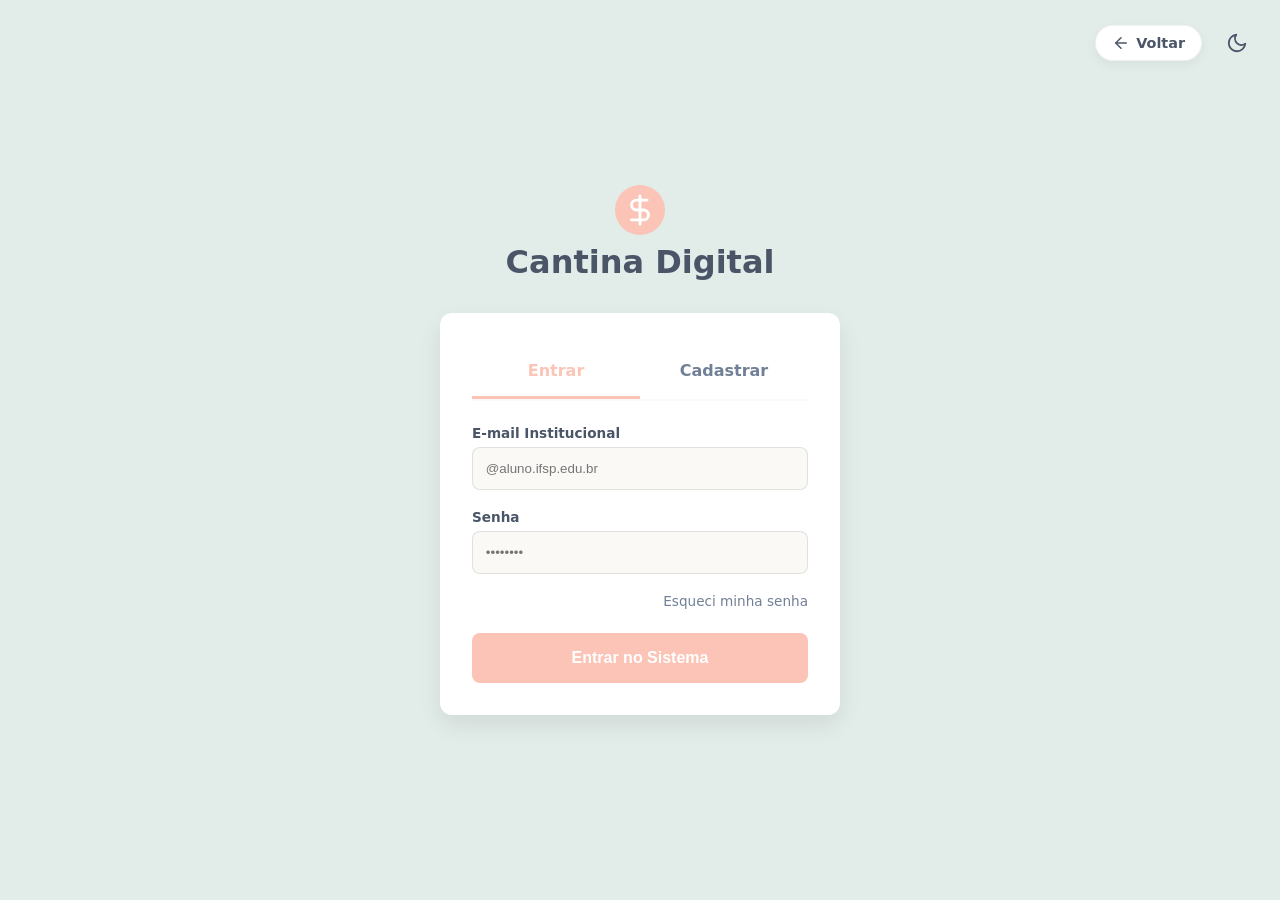
<file: CODIGO/projeto_cantina_v4/html/login.html>
<!DOCTYPE html>
<html lang="pt-BR">
<head>
    <meta charset="UTF-8">
    <meta name="viewport" content="width=device-width, initial-scale=1.0">
    <title>Cantina Digital | Acesso</title>
    <link rel="stylesheet" href="../css/estilos.css">
    <link rel="stylesheet" href="../css/login.css">
    <script>
        if (localStorage.getItem('tema_cantina') === 'escuro') {
            document.documentElement.classList.add('tema-escuro');
        }
    </script>
</head>
<body class="body-login">
    <div id="toast-container" class="toast-container"></div>
    <div class="controle-tema-login">
        
        <a href="index.html" class="btn-voltar-home" title="Voltar para a página inicial">
            <svg xmlns="http://www.w3.org/2000/svg" width="18" height="18" viewBox="0 0 24 24" fill="none" stroke="currentColor" stroke-width="2" stroke-linecap="round" stroke-linejoin="round">
                <line x1="19" y1="12" x2="5" y2="12"></line>
                <polyline points="12 19 5 12 12 5"></polyline>
            </svg>
            <span>Voltar</span>
        </a>

        <button id="btn-tema" class="btn-tema" title="Mudar Tema">
            <svg class="icone-lua" xmlns="http://www.w3.org/2000/svg" width="22" height="22" viewBox="0 0 24 24" fill="none" stroke="currentColor" stroke-width="2" stroke-linecap="round" stroke-linejoin="round">
                <path d="M21 12.79A9 9 0 1 1 11.21 3 7 7 0 0 0 21 12.79z"></path>
            </svg>
            <svg class="icone-sol" xmlns="http://www.w3.org/2000/svg" width="22" height="22" viewBox="0 0 24 24" fill="none" stroke="currentColor" stroke-width="2" stroke-linecap="round" stroke-linejoin="round">
                <circle cx="12" cy="12" r="5"></circle>
                <line x1="12" y1="1" x2="12" y2="3"></line>
                <line x1="12" y1="21" x2="12" y2="23"></line>
                <line x1="4.22" y1="4.22" x2="5.64" y2="5.64"></line>
                <line x1="18.36" y1="18.36" x2="19.78" y2="19.78"></line>
                <line x1="1" y1="12" x2="3" y2="12"></line>
                <line x1="21" y1="12" x2="23" y2="12"></line>
                <line x1="4.22" y1="19.78" x2="5.64" y2="18.36"></line>
                <line x1="18.36" y1="5.64" x2="19.78" y2="4.22"></line>
            </svg>
        </button>
    </div>

    <div class="container-login">
        
        <div class="logo-login">
            <svg xmlns="http://www.w3.org/2000/svg" width="32" height="32" viewBox="0 0 24 24" fill="none" stroke="currentColor" stroke-width="2" stroke-linecap="round" stroke-linejoin="round"><path d="M12 2v20M17 5H9.5a3.5 3.5 0 0 0 0 7h5a3.5 3.5 0 0 1 0 7H6"/></svg>
            <h1>Cantina Digital</h1>
        </div>

        <div class="box-autenticacao">
            
            <div class="abas-login">
                <button class="aba-btn ativo" onclick="mudarAba('tela-login', this)">Entrar</button>
                <button class="aba-btn" onclick="mudarAba('tela-cadastro', this)">Cadastrar</button>
            </div>

            <div id="tela-login" class="tela-auth ativa">
                <form id="form-login" novalidate>
                    <div class="grupo-input" id="grupo-login-email">
                        <label for="login-email">E-mail Institucional</label>
                        <input type="email" id="login-email" placeholder="@aluno.ifsp.edu.br" required>
                        <span class="mensagem-erro"></span>
                    </div>
                    <div class="grupo-input" id="grupo-login-senha">
                        <label for="login-senha">Senha</label>
                        <input type="password" id="login-senha" placeholder="••••••••" required>
                        <span class="mensagem-erro"></span>
                    </div>
                    <div class="opcoes-extras">
                        <a href="#" onclick="abrirRecuperacao(event)">Esqueci minha senha</a>
                    </div>
                    <button type="submit" class="btn-principal">Entrar no Sistema</button>
                </form>
            </div>

            <div id="tela-cadastro" class="tela-auth">
                <form id="form-cadastro" novalidate>
                    <div class="grupo-input" id="grupo-cad-nome">
                        <label for="cad-nome">Nome Completo</label>
                        <input type="text" id="cad-nome" placeholder="Seu nome" required>
                        <span class="mensagem-erro"></span>
                    </div>
                    <div class="grupo-input" id="grupo-cad-email">
                        <label for="cad-email">E-mail</label>
                        <input type="email" id="cad-email" placeholder="@aluno.ifsp.edu.br" required>
                        <span class="mensagem-erro"></span>
                    </div>
                    <div class="grupo-input" id="grupo-cad-senha">
                        <label for="cad-senha">Criar Senha</label>
                        <input type="password" id="cad-senha" placeholder="Mínimo 6 caracteres" required>
                        <span class="mensagem-erro"></span>
                    </div>
                    <button type="submit" class="btn-principal">Criar Conta</button>
                </form>
            </div>

            <div id="tela-recuperacao" class="tela-auth">
                <h4>Recuperar Senha</h4>
                <p class="texto-instrucao">Digite seu e-mail para receber o código de validação.</p>
                
                <form id="form-pedir-codigo" novalidate>
                    <div class="grupo-input" id="grupo-rec-email">
                        <label for="rec-email">E-mail</label>
                        <input type="email" id="rec-email" placeholder="Seu e-mail cadastrado" required>
                        <span class="mensagem-erro"></span>
                    </div>
                    <button type="submit" class="btn-principal">Enviar Código</button>
                    <button type="button" class="btn-voltar" onclick="voltarParaLogin()">Voltar ao Login</button>
                </form>

                <form id="form-nova-senha" style="display: none;" novalidate>
                    <div class="mensagem-sucesso-email">Código enviado! Verifique sua caixa de entrada.</div>
                    
                    <div class="grupo-input" id="grupo-rec-codigo">
                        <label for="rec-codigo">Código de Validação (Ex: 123456)</label>
                        <input type="text" id="rec-codigo" placeholder="Digite o código" required>
                        <span class="mensagem-erro"></span>
                    </div>
                    <div class="grupo-input" id="grupo-rec-nova-senha">
                        <label for="rec-nova-senha">Nova Senha</label>
                        <input type="password" id="rec-nova-senha" placeholder="••••••••" required>
                        <span class="mensagem-erro"></span>
                    </div>
                    <button type="submit" class="btn-principal">Redefinir Senha</button>
                </form>
            </div>

        </div>
    </div>

    <script src="../js/script_login.js"></script>
    <script src="../js/script_auth.js"></script>
</body>
</html>
</file>
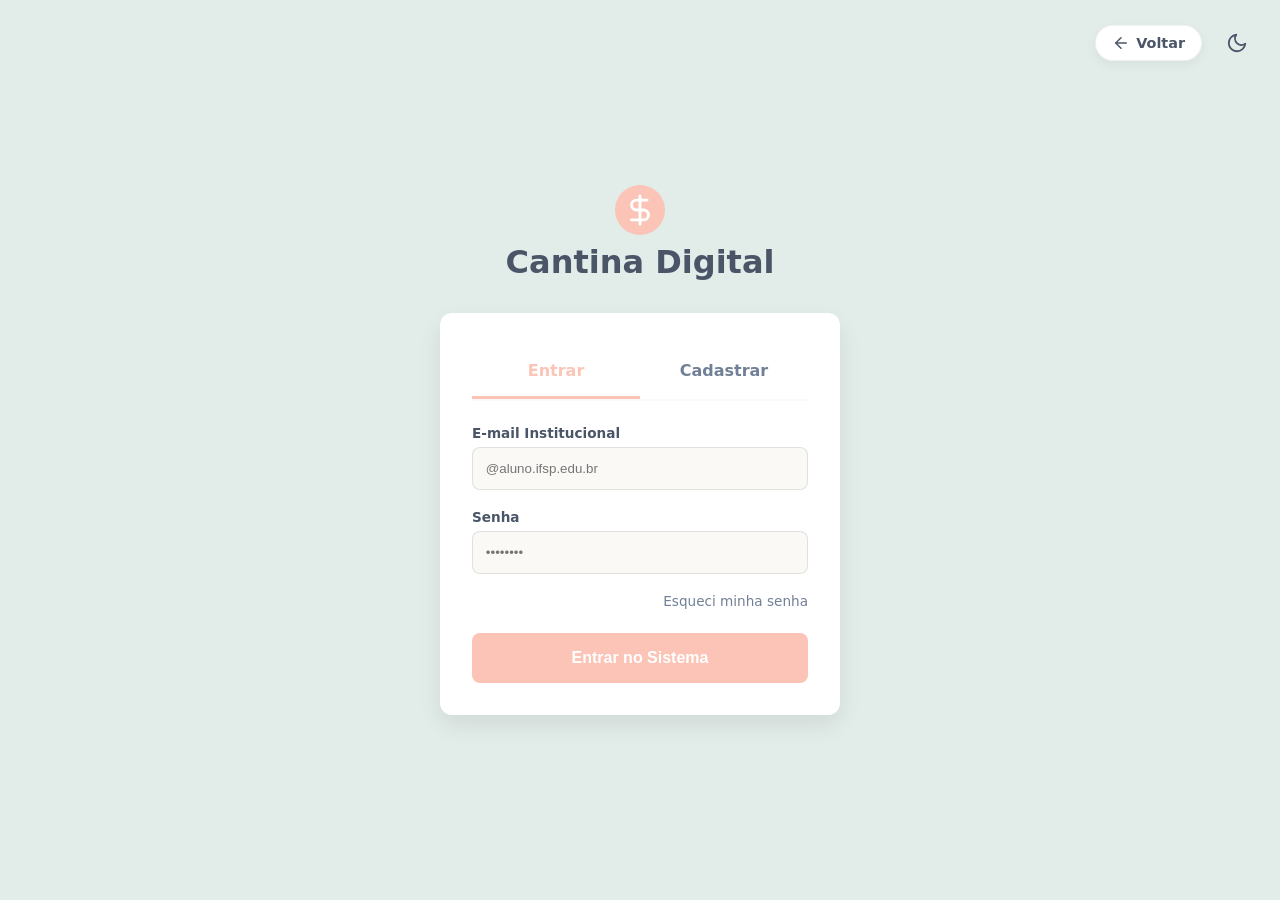
<file: CODIGO/projeto_cantina_v4/html/pedidos.html>
<!DOCTYPE html>
<html lang="pt-BR">
<head>
    <script>
        // Verifica se o usuário está logado no LocalStorage
        const usuarioLogado = localStorage.getItem('usuario_cantina');
        
        // Se NÃO estiver logado, joga para a página de login
        if (!usuarioLogado) {
            window.location.href = '../html/login.html';
        }
        // 1. Verifica o Tema Escuro
        if (localStorage.getItem('tema_cantina') === 'escuro') {
            document.documentElement.classList.add('tema-escuro');
        }
        // 2. Verifica o Login
        if (localStorage.getItem('usuario_cantina')) {
            document.documentElement.classList.add('usuario-logado');
        } else {
            document.documentElement.classList.add('usuario-deslogado');
        }
    </script>
    <meta charset="UTF-8">
    <meta name="viewport" content="width=device-width, initial-scale=1.0">
    <title>Cantina Digital | Meus Pedidos</title>
    <link rel="stylesheet" href="../css/estilos.css">
    <link rel="stylesheet" href="../css/pedidos.css">
</head>
<body>

    <header class="cantina-header">
        <div class="logo">
            <a href="../html/index.html" class="link-logo">
                <img src="../img/logo_cantina_sem_fundo.png" alt="Logo Cantina" class="imagem-logo">
                <h1>Cantina</h1>
            </a>
        </div>

        <input type="checkbox" id="menu-toggle">
        <label for="menu-toggle" class="menu-burguer">
            <svg xmlns="http://www.w3.org/2000/svg" width="24" height="24" viewBox="0 0 24 24" fill="none" stroke="currentColor" stroke-width="2" stroke-linecap="round" stroke-linejoin="round"><line x1="4" x2="20" y1="12" y2="12"/><line x1="4" x2="20" y1="6" y2="6"/><line x1="4" x2="20" y1="18" y2="18"/></svg>
        </label>

        <nav class="cantina-nav">
            <ul>
                <li class="item-tema">
                    <button id="btn-tema" class="btn-tema" title="Mudar Tema">
                        <svg class="icone-lua" xmlns="http://www.w3.org/2000/svg" width="22" height="22" viewBox="0 0 24 24" fill="none" stroke="currentColor" stroke-width="2" stroke-linecap="round" stroke-linejoin="round">
                            <path d="M21 12.79A9 9 0 1 1 11.21 3 7 7 0 0 0 21 12.79z"></path>
                        </svg>
                        <svg class="icone-sol" xmlns="http://www.w3.org/2000/svg" width="22" height="22" viewBox="0 0 24 24" fill="none" stroke="currentColor" stroke-width="2" stroke-linecap="round" stroke-linejoin="round">
                            <circle cx="12" cy="12" r="5"></circle>
                            <line x1="12" y1="1" x2="12" y2="3"></line>
                            <line x1="12" y1="21" x2="12" y2="23"></line>
                            <line x1="4.22" y1="4.22" x2="5.64" y2="5.64"></line>
                            <line x1="18.36" y1="18.36" x2="19.78" y2="19.78"></line>
                            <line x1="1" y1="12" x2="3" y2="12"></line>
                            <line x1="21" y1="12" x2="23" y2="12"></line>
                            <line x1="4.22" y1="19.78" x2="5.64" y2="18.36"></line>
                            <line x1="18.36" y1="5.64" x2="19.78" y2="4.22"></line>
                        </svg>
                    </button>
                </li>
                <li><a href="../html/index.html">Início</a></li>
                <li><a href="../html/cardapio.html">Cardápio</a></li>
                <li class="item-restrito ativo"><a href="../html/pedidos.html">Meus Pedidos</a></li>
                <li class="item-restrito"><a href="../html/contato.html">Contato</a></li>
                <li><a href="../html/sobre.html">Sobre</a></li>
                <li id="nav-login">
                    <a href="../html/login.html" class="btn-nav-login">Entrar</a>
                </li>
                
                <li id="nav-usuario" style="display: none;" class="menu-usuario-container">
                    <button id="btn-perfil" class="btn-nav-perfil">
                        <span id="nome-usuario-header">Usuário</span> 
                        <span class="setinha">▼</span>
                    </button>
                    
                    <div id="dropdown-logout" class="dropdown-oculto">
                        <button onclick="fazerLogout()" class="btn-sair">Sair da Conta</button>
                    </div>
                </li>
            </ul>
        </nav>
    </header>

    <main class="conteudo-principal pedidos-main">
        
        <div class="layout-pedidos">
            
            <section class="secao-historico">
                <h2>Histórico de Compras</h2>
                <p class="subtitulo-secao">Acompanhe seus pedidos anteriores.</p>

                <div class="lista-historico">
                    
                    <div class="card-pedido">
                        <div class="cabecalho-pedido">
                            <span class="numero-pedido">Pedido #1042</span>
                            <span class="data-pedido">08 de Junho, 2026</span>
                            <span class="status-pedido status-pronto">Pronto para Retirada</span>
                        </div>
                        <div class="corpo-pedido">
                            <ul class="itens-comprados">
                                <li>1x Marmita: Frango Grelhado</li>
                                <li>1x Coca-Cola</li>
                            </ul>
                            <div class="total-pedido">
                                <span>Total Pago:</span>
                                <strong>R$ 22,50</strong>
                            </div>
                        </div>
                    </div>

                    <div class="card-pedido">
                        <div class="cabecalho-pedido">
                            <span class="numero-pedido">Pedido #0988</span>
                            <span class="data-pedido">05 de Junho, 2026</span>
                            <span class="status-pedido status-entregue">Finalizado</span>
                        </div>
                        <div class="corpo-pedido">
                            <ul class="itens-comprados">
                                <li>2x Coxinha de Frango</li>
                                <li>1x Coca-Cola Lata</li>
                            </ul>
                            <div class="total-pedido">
                                <span>Total Pago:</span>
                                <strong>R$ 22,00</strong>
                            </div>
                        </div>
                    </div>

                </div>
            </section>

            <aside class="secao-carrinho">
                <div class="widget-carrinho">
                    <h2>Seu Carrinho</h2>
                    
                    <div class="itens-carrinho">
                        <div class="item-carrinho">
                            <img src="../img/coxinha.jpg" alt="Coxinha">
                            <div class="info-item-carrinho">
                                <h4>Coxinha</h4>
                                <span class="preco-item">R$ 6,00</span>
                            </div>
                            <div class="controle-quantidade">
                                <button>-</button>
                                <span>1</span>
                                <button>+</button>
                            </div>
                        </div>

                        <div class="item-carrinho">
                            <img src="../img/brigadeiro.jpg" alt="Brigadeiro">
                            <div class="info-item-carrinho">
                                <h4>Brigadeiro</h4>
                                <span class="preco-item">R$ 4,50</span>
                            </div>
                            <div class="controle-quantidade">
                                <button>-</button>
                                <span>2</span>
                                <button>+</button>
                            </div>
                        </div>
                    </div>

                    <div class="resumo-carrinho">
                        <div class="linha-resumo">
                            <span>Subtotal</span>
                            <span>R$ 14,00</span>
                        </div>
                        <div class="linha-resumo total">
                            <span>Total</span>
                            <span>R$ 14,00</span>
                        </div>
                        <button class="btn-finalizar">Finalizar Pedido</button>
                    </div>
                </div>
            </aside>

        </div>
    </main>

    <div class="modal-overlay" id="modal-pagamento">
        <div class="modal-checkout">
            <div class="corpo-modal">
                <div class="cabecalho-modal">
                    <h3>Finalizar Pedido</h3>
                    <button class="btn-fechar" id="fechar-modal">&times;</button>
                </div>
                <form id="form-checkout">
                    <div class="grupo-input">
                        <label for="nome-retirada">Nome para ser chamado</label>
                        <input type="text" id="nome-retirada" value="Fabricio" required>
                    </div>

                    <div class="info-retirada">
                        <svg xmlns="http://www.w3.org/2000/svg" width="18" height="18" viewBox="0 0 24 24" fill="none" stroke="currentColor" stroke-width="2" stroke-linecap="round" stroke-linejoin="round"><circle cx="12" cy="12" r="10"></circle><polyline points="12 6 12 12 16 14"></polyline></svg>
                        <span>Tempo estimado de preparo: <strong>10 a 15 minutos</strong></span>
                    </div>

                    <div class="grupo-input">
                        <label>Método de Pagamento</label>
                        <div class="opcoes-pagamento">
                            <label class="opcao-radio">
                                <input type="radio" name="pagamento" value="pix" checked>
                                <span class="box-radio">PIX (Aprovação na hora)</span>
                            </label>
                            <label class="opcao-radio">
                                <input type="radio" name="pagamento" value="cartao">
                                <span class="box-radio">Cartão de Crédito/Débito</span>
                            </label>
                            <label class="opcao-radio">
                                <input type="radio" name="pagamento" value="balcao">
                                <span class="box-radio">Pagar na Retirada (Dinheiro)</span>
                            </label>
                        </div>
                    </div>

                    <button type="submit" class="btn-confirmar-pagamento">Confirmar e Pagar R$ 14,00</button>
                </form>

                <div id="tela-pix" class="tela-oculta">
                    <div class="pix-container">
                        <h4>Pague com PIX</h4>
                        <p>Escaneie o QR Code abaixo para confirmar seu pedido.</p>
                        
                        <img src="https://via.placeholder.com/200x200/FAF9F6/1D3557?text=QR+CODE+PIX" alt="QR Code PIX" class="qr-code-img">
                        
                        <div class="tempo-pix">
                            <span>O código expira em:</span>
                            <strong id="cronometro-pix">05:00</strong>
                        </div>

                        <div class="copia-cola-container">
                            <input type="text" value="00020126580014br.gov.bcb.pix0136cantina-digital..." id="codigo-pix" readonly>
                            <button type="button" class="btn-copiar" onclick="copiarPix()">Copiar</button>
                        </div>
                    </div>
                </div>

                <div id="tela-sucesso" class="tela-oculta">
                    <div class="sucesso-container">
                        <svg xmlns="http://www.w3.org/2000/svg" width="60" height="60" viewBox="0 0 24 24" fill="none" stroke="#2E7D32" stroke-width="2" stroke-linecap="round" stroke-linejoin="round" class="icone-sucesso"><path d="M22 11.08V12a10 10 0 1 1-5.93-9.14"></path><polyline points="22 4 12 14.01 9 11.01"></polyline></svg>
                        <h4>Pedido Registrado!</h4>
                        <p>Por favor, dirija-se ao caixa da cantina para realizar o pagamento e aguardar a sua senha.</p>
                        <p class="senha-destaque">Sua Senha: <strong>1043</strong></p>
                    </div>
                </div>

            </div>
        </div>
    </div>

    <script src="../js/script_pedidos.js"></script>
    <script src="../js/script_auth.js"></script>

    <footer class="cantina-footer">
        <p>&copy; 2026 Sistema de Gestão da Cantina.</p>
    </footer>

</body>
</html>
</file>
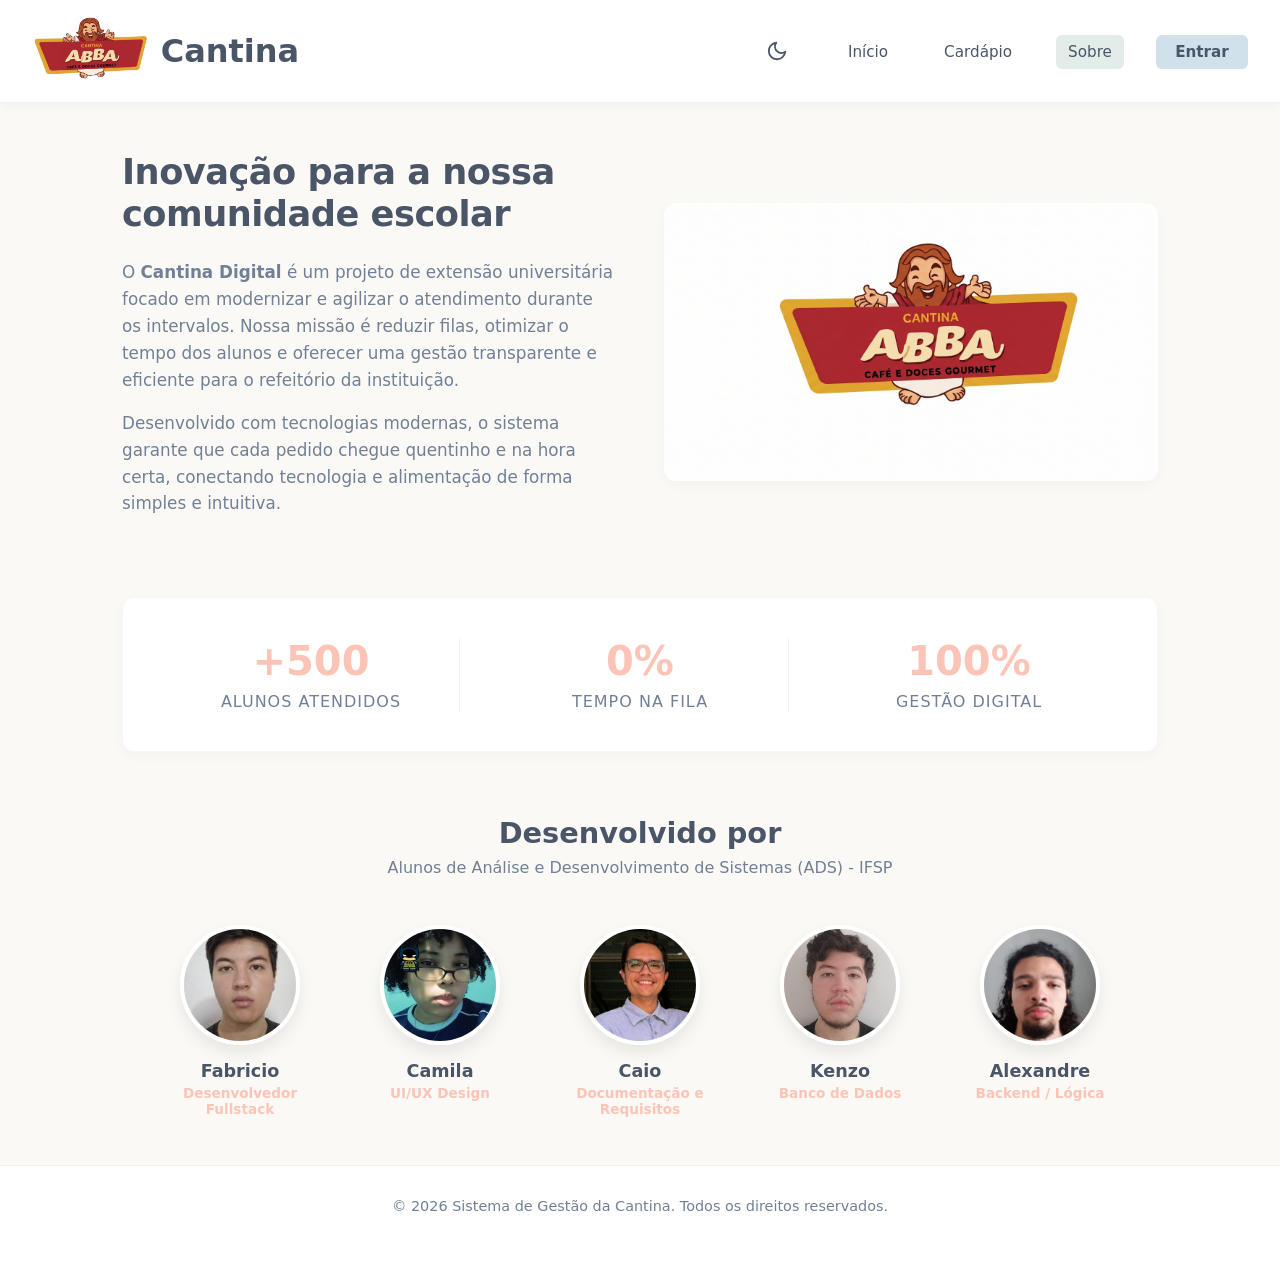
<file: CODIGO/projeto_cantina_v4/html/sobre.html>
<!DOCTYPE html>
<html lang="pt-BR">
<head>
    <meta charset="UTF-8">
    <meta name="viewport" content="width=device-width, initial-scale=1.0">
    <title>Cantina Digital | Sobre o Projeto</title>
    <link rel="stylesheet" href="../css/estilos.css">
    <link rel="stylesheet" href="../css/sobre.css">
    <script>
        // 1. Verifica o Tema Escuro
        if (localStorage.getItem('tema_cantina') === 'escuro') {
            document.documentElement.classList.add('tema-escuro');
        }
        // 2. Verifica o Login
        if (localStorage.getItem('usuario_cantina')) {
            document.documentElement.classList.add('usuario-logado');
        } else {
            document.documentElement.classList.add('usuario-deslogado');
        }
    </script>
</head>
<body>

    <header class="cantina-header">
        <div class="logo">
            <a href="../html/index.html" class="link-logo">
                <img src="../img/logo_cantina_sem_fundo.png" alt="Logo da Cantina Digital" class="imagem-logo">
                <h1>Cantina</h1>
            </a>
        </div>

        <input type="checkbox" id="menu-toggle">
        <label for="menu-toggle" class="menu-burguer">
            <svg xmlns="http://www.w3.org/2000/svg" width="24" height="24" viewBox="0 0 24 24" fill="none" stroke="currentColor" stroke-width="2" stroke-linecap="round" stroke-linejoin="round"><line x1="4" x2="20" y1="12" y2="12"/><line x1="4" x2="20" y1="6" y2="6"/><line x1="4" x2="20" y1="18" y2="18"/></svg>
        </label>

        <nav class="cantina-nav">
            <ul>
                <li class="item-tema">
                    <button id="btn-tema" class="btn-tema" title="Mudar Tema">
                        <svg class="icone-lua" xmlns="http://www.w3.org/2000/svg" width="22" height="22" viewBox="0 0 24 24" fill="none" stroke="currentColor" stroke-width="2" stroke-linecap="round" stroke-linejoin="round">
                            <path d="M21 12.79A9 9 0 1 1 11.21 3 7 7 0 0 0 21 12.79z"></path>
                        </svg>
                        <svg class="icone-sol" xmlns="http://www.w3.org/2000/svg" width="22" height="22" viewBox="0 0 24 24" fill="none" stroke="currentColor" stroke-width="2" stroke-linecap="round" stroke-linejoin="round">
                            <circle cx="12" cy="12" r="5"></circle>
                            <line x1="12" y1="1" x2="12" y2="3"></line>
                            <line x1="12" y1="21" x2="12" y2="23"></line>
                            <line x1="4.22" y1="4.22" x2="5.64" y2="5.64"></line>
                            <line x1="18.36" y1="18.36" x2="19.78" y2="19.78"></line>
                            <line x1="1" y1="12" x2="3" y2="12"></line>
                            <line x1="21" y1="12" x2="23" y2="12"></line>
                            <line x1="4.22" y1="19.78" x2="5.64" y2="18.36"></line>
                            <line x1="18.36" y1="5.64" x2="19.78" y2="4.22"></line>
                        </svg>
                    </button>
                </li>
                <li><a href="../html/index.html">Início</a></li>
                <li><a href="../html/cardapio.html">Cardápio</a></li>
                <li class="item-restrito"><a href="../html/pedidos.html">Meus Pedidos</a></li>
                <li class="item-restrito"><a href="../html/contato.html">Contato</a></li>
                <li class="ativo"><a href="../html/sobre.html">Sobre</a></li>
                <li id="nav-login">
                    <a href="../html/login.html" class="btn-nav-login">Entrar</a>
                </li>
                
                <li id="nav-usuario" style="display: none;" class="menu-usuario-container">
                    <button id="btn-perfil" class="btn-nav-perfil">
                        <span id="nome-usuario-header">Usuário</span> 
                        <span class="setinha">▼</span>
                    </button>
                    
                    <div id="dropdown-logout" class="dropdown-oculto">
                        <button onclick="fazerLogout()" class="btn-sair">Sair da Conta</button>
                    </div>
                </li>
            </ul>
        </nav>
    </header>

    <main class="conteudo-principal sobre-main">
        
        <section class="sobre-introducao">
            <div class="texto-intro">
                <h2>Inovação para a nossa comunidade escolar</h2>
                <p>O <strong>Cantina Digital</strong> é um projeto de extensão universitária focado em modernizar e agilizar o atendimento durante os intervalos. Nossa missão é reduzir filas, otimizar o tempo dos alunos e oferecer uma gestão transparente e eficiente para o refeitório da instituição.</p>
                <p>Desenvolvido com tecnologias modernas, o sistema garante que cada pedido chegue quentinho e na hora certa, conectando tecnologia e alimentação de forma simples e intuitiva.</p>
            </div>
            <div class="imagem-intro">
                <img src="../img/logo_cantina.png" alt="Projeto Cantina Digital">
            </div>
        </section>

        <section class="sobre-dados">
            <div class="card-dado">
                <span class="numero-dado">+500</span>
                <span class="legenda-dado">Alunos Atendidos</span>
            </div>
            <div class="card-dado">
                <span class="numero-dado">0%</span>
                <span class="legenda-dado">Tempo na Fila</span>
            </div>
            <div class="card-dado">
                <span class="numero-dado">100%</span>
                <span class="legenda-dado">Gestão Digital</span>
            </div>
        </section>

        <section class="sobre-equipe">
            <h3>Desenvolvido por</h3>
            <p class="subtitulo-equipe">Alunos de Análise e Desenvolvimento de Sistemas (ADS) - IFSP</p>
            
            <div class="grade-equipe">
                <div class="card-membro">
                    <div class="foto-membro">
                        <img src="../img/fabricio.jpg" alt="Fabricio">
                    </div>
                    <h4>Fabricio</h4>
                    <p>Desenvolvedor Fullstack</p>
                </div>

                <div class="card-membro">
                    <div class="foto-membro">
                        <img src="../img/camila.jpeg" alt="Camila">
                    </div>
                    <h4>Camila</h4>
                    <p>UI/UX Design</p>
                </div>

                <div class="card-membro">
                    <div class="foto-membro">
                        <img src="../img/caio.jpeg" alt="Caio">
                    </div>
                    <h4>Caio</h4>
                    <p>Documentação e Requisitos</p>
                </div>

                <div class="card-membro">
                    <div class="foto-membro">
                        <img src="../img/kenzo.jpg" alt="Kenzo">
                    </div>
                    <h4>Kenzo</h4>
                    <p>Banco de Dados</p>
                </div>

                <div class="card-membro">
                    <div class="foto-membro">
                        <img src="../img/alexandre.jpeg" alt="Alexandre">
                    </div>
                    <h4>Alexandre</h4>
                    <p>Backend / Lógica</p>
                </div>
            </div>
        </section>

    </main>

    <footer class="cantina-footer">
        <p>&copy; 2026 Sistema de Gestão da Cantina. Todos os direitos reservados.</p>
    </footer>

    <script src="../js/script_auth.js"></script>

</body>
</html>
</file>
<file: CODIGO/projeto_cantina_v4/css/estilos.css>
/* =========================================
   VARIÁVEIS DE CORES PASTÉIS E TIPOGRAFIA
   ========================================= */
:root {
  --cor-fundo: #FAF9F6;       /* Off-white suave para o fundo geral */
  --cor-card: #FFFFFF;        /* Branco puro para destacar os blocos de conteúdo */
  --cor-primaria: #FBC4B6;    /* Salmão pastel (quente, remete à alimentação) */
  --cor-secundaria: #E2ECE9;  /* Verde menta pastel para equilíbrio visual */
  --cor-destaque: #D1E1EC;    /* Azul pastel suave para elementos de destaque */
  --cor-texto-escuro: #4A5568;/* Cinza grafite suave para leitura confortável (evita o preto puro) */
  --cor-texto-claro: #718096; /* Cinza médio para textos secundários ou ícones */
  
  --fonte-principal: 'Inter', system-ui, -apple-system, sans-serif;
  --sombra-suave: 0 4px 12px rgba(0, 0, 0, 0.03);
  --borda-raio: 12px;
}

/* Reset Geral Avançado */
*, *::before, *::after {
  margin: 0;
  padding: 0;
  box-sizing: border-box;
}

body {
  font-family: var(--fonte-principal);
  background-color: var(--cor-fundo);
  color: var(--cor-texto-escuro);
  display: flex;
  flex-direction: column;
  min-height: 100vh;
  -webkit-font-smoothing: antialiased;
}

/* =========================================
   HEADER & NAVEGAÇÃO RESPONSIVA (CSS PURO)
   ========================================= */
.cantina-header {
  background-color: var(--cor-card);
  border-bottom: 1px solid rgba(0, 0, 0, 0.05);
  padding: 1rem 2rem;
  display: flex;
  justify-content: space-between;
  align-items: center;
  position: sticky;
  top: 0;
  z-index: 1000;
  box-shadow: var(--sombra-suave);
}

/* Container do Logo com Ícone incorporado */
.link-logo {
  display: flex;
  align-items: center;
  gap: 0.8rem; /* Espaço entre a sua imagem e o texto "Cantina" */
  text-decoration: none; /* Tira o sublinhado padrão do link */
  color: var(--cor-texto-escuro); /* Mantém a cor correta do título */
  transition: opacity 0.2s ease;
}

.link-logo:hover {
  opacity: 0.7; /* Dá um efeito visual de clique ao passar o mouse */
}

.imagem-logo {
  height: 70px; /* Define a altura para não estourar o cabeçalho */
  width: auto; /* Mantém a proporção original da imagem */
  object-fit: contain; /* Garante que a logo não fique achatada ou esticada */
}

/* Esconde o checkbox do menu burguer por padrão */
#menu-toggle {
  display: none;
}

/* Estilização do botão hambúrguer (Label do checkbox) */
.menu-burguer {
  display: none;
  cursor: pointer;
  padding: 0.5rem;
  border-radius: 8px;
  transition: background-color 0.2s ease;
}

.menu-burguer:hover {
  background-color: var(--cor-fundo);
}

.cantina-nav ul {
  list-style: none;
  display: flex;
  gap: 2rem;
  align-items: center;
}

.cantina-nav a {
  color: var(--cor-texto-escuro);
  text-decoration: none;
  font-weight: 500;
  font-size: 0.95rem;
  padding: 0.5rem 0.75rem;
  border-radius: 6px;
  transition: all 0.2s ease;
}

/* Efeito Hover Sutil com paleta pastel */
.cantina-nav a:hover, 
.cantina-nav li.ativo a {
  background-color: var(--cor-secundaria);
  color: var(--cor-texto-escuro);
}

/* =========================================
   CONTEÚDO PRINCIPAL (MAIN CLASSIFICADO)
   ========================================= */
.conteudo-principal {
  flex: 1;
  padding: 3rem 2rem;
  max-width: 1600px; 
  margin: 0 auto;
  width: 100%;
}

.conteudo-principal h2 {
  font-size: 1.75rem;
  font-weight: 600;
  margin-bottom: 1.5rem;
  letter-spacing: -0.5px;
}

/* Exemplo de espaço reservado para imagens/banners na página */
.placeholder-imagem {
  background-color: var(--cor-destaque);
  border-radius: var(--borda-raio);
  width: 100%;
  height: 220px;
  display: flex;
  align-items: center;
  justify-content: center;
  margin-bottom: 2rem;
  border: 2px dashed rgba(0,0,0,0.05);
  color: var(--cor-texto-claro);
  font-weight: 500;
}

/* =========================================
   FOOTER MODERNO
   ========================================= */
.cantina-footer {
  background-color: var(--cor-card);
  border-top: 1px solid rgba(0, 0, 0, 0.05);
  padding: 2rem;
  text-align: center;
}

.cantina-footer p {
  font-size: 0.9rem;
  color: var(--cor-texto-claro);
  margin-bottom: 1rem;
}

.links-uteis {
  display: flex;
  justify-content: center;
  gap: 1.5rem;
}

.links-uteis a {
  color: var(--cor-texto-claro);
  text-decoration: none;
  font-size: 0.85rem;
  transition: color 0.2s ease;
}

.links-uteis a:hover {
  color: var(--cor-texto-escuro);
}

/* =========================================
   MEDIA QUERY: RESPONSIVIDADE (MOBILE)
   ========================================= */
@media (max-width: 768px) {
  .cantina-header {
    padding: 1rem;
  }

  /* Exibe o ícone do menu hambúrguer */
  .menu-burguer {
    display: block;
  }

  /* Transforma a navegação em um menu suspenso escondido */
  .cantina-nav {
    position: absolute;
    top: 100%;
    left: 0;
    right: 0;
    background-color: var(--cor-card);
    border-bottom: 1px solid rgba(0, 0, 0, 0.05);
    max-height: 0;
    overflow: hidden;
    transition: max-height 0.3s ease-in-out;
    box-shadow: 0 10px 15px -3px rgba(0, 0, 0, 0.05);
  }

  .cantina-nav ul {
    flex-direction: column;
    width: 100%;
    padding: 1rem;
    gap: 0.5rem;
    align-items: stretch;
  }

  .cantina-nav a {
    display: block;
    padding: 0.75rem 1rem;
    width: 100%;
  }

  /* O TRUQUE MÁGICO: Quando o checkbox estiver marcado, o menu expande */
  #menu-toggle:checked ~ .cantina-nav {
    max-height: 300px; /* Altura máxima para a animação de deslizar */
  }
}

/* =========================================
   CARROSSEL DE IMAGENS
   ========================================= */
.carrossel-container {
  position: relative;
  width: 100%;
  max-width: 1100px;
  height: 300px; /* Altura fixa do banner */
  margin-bottom: 2rem;
  border-radius: var(--borda-raio);
  overflow: hidden; /* Esconde o que passar das bordas arredondadas */
  box-shadow: var(--sombra-suave);
  background-color: var(--cor-card);
}

.slide {
  display: none; /* Esconde todos os slides por padrão */
  width: 100%;
  height: 100%;
  animation: fade 0.8s ease-in-out;
}

/* O slide que tiver a classe .ativo será exibido */
.slide.ativo {
  display: block;
}

.slide img {
  width: 100%;
  height: 100%;
  object-fit: cover; /* Garante que a imagem preencha o espaço sem distorcer */
}

/* Setas de navegação */
.seta-carrossel {
  cursor: pointer;
  position: absolute;
  top: 50%;
  transform: translateY(-50%);
  width: 40px;
  height: 40px;
  background-color: rgba(255, 255, 255, 0.6); /* Branco translúcido soft */
  color: var(--cor-texto-escuro);
  border: none;
  border-radius: 50%; /* Botões redondinhos */
  font-size: 1.2rem;
  font-weight: bold;
  transition: background-color 0.3s ease;
  display: flex;
  align-items: center;
  justify-content: center;
}

.seta-carrossel:hover {
  background-color: rgba(255, 255, 255, 0.9);
}

.anterior {
  left: 15px;
}

.proxima {
  right: 15px;
}

/* Animação suave de transição (Fade) */
@keyframes fade {
  from { opacity: 0.4; }
  to { opacity: 1; }
}

/* Ajuste responsivo do carrossel para celulares */
@media (max-width: 768px) {
  .carrossel-container {
    height: 180px; /* Banner fica mais fininho no celular */
  }
  .seta-carrossel {
    width: 30px;
    height: 30px;
    font-size: 1rem;
  }
}

/* =========================================
   SEÇÃO DE PRODUTOS E ROLAGEM HORIZONTAL
   ========================================= */
.prateleira {
  margin-bottom: 3rem;
}

.cabecalho-prateleira {
  display: flex;
  justify-content: space-between;
  align-items: center;
  margin-bottom: 1rem;
}

.cabecalho-prateleira h3 {
  font-size: 1.3rem;
  color: var(--cor-texto-escuro);
}

.ver-todos {
  font-size: 0.9rem;
  color: var(--cor-texto-claro);
  text-decoration: none;
  font-weight: 500;
  transition: color 0.2s;
}

.ver-todos:hover {
  color: var(--cor-primaria);
}

/* O Segredo da Rolagem Horizontal */
.container-cards {
  display: flex;
  gap: 1.5rem;
  overflow-x: auto;
  padding-bottom: 1rem;
  
  /* Comportamento de "ímã" ao rolar */
  scroll-snap-type: x mandatory;
  scroll-behavior: smooth;
}

/* Customizando a barra de rolagem para combinar com o site */
.container-cards::-webkit-scrollbar {
  height: 8px;
}

.container-cards::-webkit-scrollbar-track {
  background: var(--cor-fundo); 
  border-radius: 4px;
}

.container-cards::-webkit-scrollbar-thumb {
  background: var(--cor-secundaria); 
  border-radius: 4px;
}

.container-cards::-webkit-scrollbar-thumb:hover {
  background: var(--cor-destaque); 
}

/* =========================================
   DESIGN DO CARD DO PRODUTO
   ========================================= */
.card-produto {
  background-color: var(--cor-card);
  border-radius: var(--borda-raio);
  min-width: 240px; /* Largura fixa para manter o formato na rolagem */
  max-width: 240px;
  box-shadow: var(--sombra-suave);
  border: 1px solid rgba(0, 0, 0, 0.03);
  overflow: hidden;
  display: flex;
  flex-direction: column;
  
  /* Faz o card parar exatamente no início da tela ao rolar */
  scroll-snap-align: start;
  transition: transform 0.2s ease;
}

.card-produto:hover {
  transform: translateY(-4px); /* Efeito sutil de levantar ao passar o mouse */
}

.card-produto img {
  width: 100%;
  height: 140px;
  object-fit: cover;
}

.info-produto {
  padding: 1rem;
  display: flex;
  flex-direction: column;
  flex: 1;
}

.info-produto h4 {
  font-size: 1.05rem;
  margin-bottom: 0.25rem;
  color: var(--cor-texto-escuro);
}

.info-produto p {
  font-size: 0.8rem;
  color: var(--cor-texto-claro);
  margin-bottom: 1rem;
  line-height: 1.4;
  flex: 1; /* Empurra o preço para baixo se a descrição for curta */
}

.compra-produto {
  display: flex;
  justify-content: space-between;
  align-items: center;
  margin-top: auto;
}

.preco {
  font-weight: 700;
  font-size: 1.1rem;
  color: var(--cor-texto-escuro);
}

/* Botão de Adicionar */
.btn-adicionar {
  background-color: var(--cor-secundaria);
  color: var(--cor-texto-escuro);
  border: none;
  width: 32px;
  height: 32px;
  border-radius: 50%;
  font-size: 1.2rem;
  font-weight: bold;
  cursor: pointer;
  display: flex;
  align-items: center;
  justify-content: center;
  transition: background-color 0.2s;
}

.btn-adicionar:hover {
  background-color: var(--cor-primaria);
  color: white;
}

/* =========================================
   PESQUISA E FILTROS DE CATEGORIA
   ========================================= */
.pesquisa-filtros {
  margin-bottom: 2rem;
  display: flex;
  flex-direction: column;
  gap: 1.2rem;
}

/* Estilo da barra de texto */
.barra-pesquisa {
  display: flex;
  align-items: center;
  background-color: var(--cor-card);
  border-radius: 50px; /* Bordas totalmente arredondadas */
  padding: 0.8rem 1.5rem;
  box-shadow: var(--sombra-suave);
  border: 1px solid rgba(0, 0, 0, 0.05);
  transition: box-shadow 0.2s ease;
}

.barra-pesquisa:focus-within {
  box-shadow: 0 4px 15px rgba(0, 0, 0, 0.08);
  border-color: var(--cor-destaque);
}

.icone-lupa {
  color: var(--cor-texto-claro);
  margin-right: 0.8rem;
}

.barra-pesquisa input {
  border: none;
  outline: none;
  width: 100%;
  font-family: var(--fonte-principal);
  font-size: 1rem;
  color: var(--cor-texto-escuro);
  background: transparent;
}

.barra-pesquisa input::placeholder {
  color: var(--cor-texto-claro);
}

/* Estilo dos botões de filtro (Pílulas) */
.filtros-categoria {
  display: flex;
  gap: 0.8rem;
  overflow-x: auto; /* Permite rolar os filtros no celular se tiver muitos */
  padding-bottom: 0.5rem;
  scrollbar-width: none; /* Esconde a barra de rolagem no Firefox */
}

.filtros-categoria::-webkit-scrollbar {
  display: none; /* Esconde a barra de rolagem no Chrome/Safari */
}

.btn-filtro {
  background-color: var(--cor-card);
  color: var(--cor-texto-claro);
  border: 1px solid rgba(0, 0, 0, 0.05);
  padding: 0.5rem 1.2rem;
  border-radius: 50px;
  font-family: var(--fonte-principal);
  font-size: 0.9rem;
  font-weight: 500;
  cursor: pointer;
  transition: all 0.2s ease;
  white-space: nowrap; /* Evita que o texto quebre em duas linhas */
  box-shadow: var(--sombra-suave);
}

.btn-filtro:hover {
  background-color: var(--cor-secundaria);
  color: var(--cor-texto-escuro);
}

/* Cor do botão quando está selecionado */
.btn-filtro.ativo {
  background-color: var(--cor-primaria);
  color: #fff;
  border-color: var(--cor-primaria);
}

/* =========================================
   LAYOUT DE DUAS COLUNAS E SIDEBAR FIXA
   ========================================= */
.layout-duas-colunas {
  display: flex;
  justify-content: space-between;
  align-items: flex-start;
}

.coluna-principal {
  flex: 1;
  max-width: 900px; 
  margin: 0 2rem; 
  min-width: 0;
}

.coluna-fantasma,
.coluna-lateral {
  width: 320px; 
  flex-shrink: 0;
}

.coluna-lateral {
  width: 320px; 
  flex-shrink: 0;
  position: sticky;
  
  /* Joga o início do card para a exata metade da altura do navegador (Viewport Height) */
  top: 50vh; 
  
  /* translate(Eixo X, Eixo Y)
     - O 40px empurra ele para a direita (aumente ou diminua se quiser).
     - O -50% puxa o card para cima pela exata metade do PRÓPRIO tamanho, cravando o centro vertical. */
  transform: translate(40px, -50%);
}

/* Estilos do Widget e Carrossel Lateral */
.widget-ofertas {
  background-color: var(--cor-card);
  border-radius: var(--borda-raio);
  padding: 1rem;
  box-shadow: var(--sombra-suave);
  border: 1px solid rgba(0, 0, 0, 0.05);
}

.widget-ofertas h3 {
  font-size: 1.1rem;
  margin-bottom: 1rem;
  color: var(--cor-texto-escuro);
  text-align: center;
}

.carrossel-lateral-container {
  position: relative;
  width: 100%;
  height: 400px; 
  border-radius: calc(var(--borda-raio) - 4px);
  overflow: hidden;
}

.slide-lateral {
  display: none;
  width: 100%;
  height: 100%;
  animation: fade 0.8s ease-in-out;
}

.slide-lateral.ativo {
  display: block;
}

.slide-lateral img {
  width: 100%;
  height: 100%;
  object-fit: cover;
}

/* Regra para telas menores (Tablets e Celulares) */
@media (max-width: 1200px) {
  .coluna-fantasma {
    display: none;
  }
}

@media (max-width: 992px) {
  .layout-duas-colunas {
    flex-direction: column;
  }
  
  .coluna-lateral {
    width: 100%;
    position: static;
    margin-top: 2rem;
    transform: none; 
  }
  
  .coluna-principal {
    margin: 0;
    max-width: 100%;
  }

  .carrossel-lateral-container {
    height: 250px;
  }
}

@media (max-width: 768px) {
  /* ... suas outras regras do celular (header, menu-burguer, etc) continuam aqui ... */

  /* 1. Aumente o max-height do menu para 600px e adicione overflow-y */
  #menu-toggle:checked ~ .cantina-nav {
    max-height: 600px; 
    overflow-y: auto; /* Permite rolar se a tela do celular for muito pequena */
  }

  /* 2. Adicione estas regras para arrumar o balãozinho de logout no celular */
  /* Caixinha flutuante de Logout (Dropdown) no Desktop */
  .dropdown-oculto {
    position: static; /* Isso impede que ele flutue por cima dos textos no celular */
    box-shadow: none;
    border: none;
    border-left: 3px solid #E63946;
    border-radius: 0;
    margin-top: 0.5rem;
    background-color: var(--cor-fundo);
    display: none; 
    transform: none; 
  }

  /* Quando clicar, ele empurra o menu para baixo */
  .dropdown-oculto.mostrar {
    display: block; 
  }
}

/* =========================================
   CARROSSEL DE PROMOÇÕES (COLUNA LATERAL)
   ========================================= */
.widget-ofertas {
  background-color: transparent;
  border: none;
  box-shadow: none;
  padding: 0;
}

.widget-ofertas h3 {
  font-size: 1.2rem;
  margin-bottom: 1rem;
  color: var(--cor-texto-escuro);
  text-align: left;
}

.carrossel-promocoes {
  position: relative;
  width: 100%;
}

/* Esconde todos os slides de promoção por padrão */
.promo-slide {
  display: none; 
  width: 100%;
  max-width: 100%;
  animation: fade 0.5s ease-in-out;
}

/* O card precisa voltar a ser 'flex' quando ativo para não quebrar o layout interno dele */
.promo-slide.ativo {
  display: flex; 
}

.promo-slide img {
  height: 160px;
}

/* Setas de navegação embaixo do card */
.controles-promo {
  display: flex;
  justify-content: center;
  gap: 1rem;
  margin-top: 1rem;
}

.seta-promo {
  background-color: var(--cor-secundaria);
  color: var(--cor-texto-escuro);
  border: none;
  width: 36px;
  height: 36px;
  border-radius: 50%;
  font-size: 1rem;
  font-weight: bold;
  cursor: pointer;
  display: flex;
  align-items: center;
  justify-content: center;
  transition: all 0.2s ease;
}

.seta-promo:hover {
  background-color: var(--cor-primaria);
  color: white;
  transform: scale(1.05);
}

/* =========================================
   ESTILOS DINÂMICOS DO CABEÇALHO (LOGIN/USER)
   ========================================= */

/* Botão de Entrar */
.btn-nav-login {
  background-color: var(--cor-destaque);
  color: var(--cor-texto-escuro) !important;
  padding: 0.5rem 1.2rem !important;
  border-radius: 50px;
  font-weight: bold !important;
  transition: all 0.2s ease;
}

.btn-nav-login:hover {
  background-color: #b8cddb;
  text-decoration: none !important;
  transform: scale(1.05);
}

/* Container do Menu do Usuário */
.menu-usuario-container {
  position: relative;
}

/* Botão com o Nome do Usuário */
.btn-nav-perfil {
  background: transparent;
  border: none;
  font-family: var(--fonte-principal);
  font-size: 0.95rem;
  font-weight: 600;
  color: var(--cor-texto-escuro);
  cursor: pointer;
  display: flex;
  align-items: center;
  gap: 0.5rem;
  padding: 0.5rem;
}

.btn-nav-perfil:hover {
  color: var(--cor-primaria);
}

.setinha {
  font-size: 0.7rem;
  transition: transform 0.3s ease;
}

.btn-nav-perfil.aberto .setinha {
  transform: rotate(180deg);
}

/* Caixinha flutuante de Logout (Dropdown) no Desktop */
.dropdown-oculto {
  position: absolute;
  top: 100%; /* Puxa a caixinha mais para cima, colando no botão */
  left: 0;   /* Alinha exatamente com a esquerda do seu nome (antes estava right: 0) */
  margin-top: 0.5rem; /* Dá só um respiro leve de distância */
  background-color: var(--cor-card);
  border: 1px solid rgba(0,0,0,0.05);
  box-shadow: 0 10px 25px rgba(0,0,0,0.1);
  border-radius: 8px;
  min-width: 150px;
  opacity: 0;
  visibility: hidden;
  transform: translateY(-10px);
  transition: all 0.2s ease;
  z-index: 2000;
}

/* Quando o JS injetar a classe .mostrar, a caixinha aparece */
.dropdown-oculto.mostrar {
  opacity: 1;
  visibility: visible;
  transform: translateY(0);
}

.btn-sair {
  width: 100%;
  background: transparent;
  border: none;
  padding: 1rem;
  text-align: left;
  font-family: var(--fonte-principal);
  font-size: 0.9rem;
  font-weight: 600;
  color: #E63946; /* Vermelho para indicar saída */
  cursor: pointer;
  transition: background-color 0.2s;
  border-radius: 8px;
}

.btn-sair:hover {
  background-color: #fbeaea; /* Fundo vermelho super clarinho */
}

/* =========================================
   ALINHAMENTO DO BOTÃO DE TEMA NA NAVBAR
   ========================================= */
.item-tema {
  list-style: none !important; /* Arranca o pontinho fora */
  display: flex;
  align-items: center; 
  margin-right: 0.5rem; 
}

/* =========================================
   MODO ESCURO (CORRIGIDO)
   ========================================= */

/* O :root garante que a página inteira obedeça a mudança instantaneamente */
:root.tema-escuro {
  --cor-fundo: #1A202C;       
  --cor-card: #2D3748;        
  --cor-texto-escuro: #F7FAFC; 
  --cor-texto-claro: #A0AEC0;  
  
  --cor-primaria: #F08A70;    
  --cor-secundaria: #234E52;  
  --cor-destaque: #2A4365;    
  --sombra-suave: 0 4px 15px rgba(0, 0, 0, 0.4); 
}

/* Estilo do Botão de Alternar Tema */
.btn-tema {
  background: transparent;
  border: none;
  font-size: 1.2rem;
  cursor: pointer;
  padding: 0.5rem;
  display: flex;
  align-items: center;
  justify-content: center;
  border-radius: 50%;
  transition: transform 0.3s ease, background-color 0.2s ease;
}

.btn-tema:hover {
  transform: scale(1.1);
  background-color: var(--cor-fundo);
}

/* No modo claro padrão, mostra a lua e esconde o sol */
.icone-lua {
  display: block;
  color: var(--cor-texto-escuro); 
}

.icone-sol {
  display: none;
}

/* Quando o root receber a classe, inverte os ícones! */
:root.tema-escuro .icone-lua { display: none; }
:root.tema-escuro .icone-sol { display: block; color: #F6E05E; }

/* =========================================
   CONTROLE DE VISIBILIDADE (ANTI-PISCAR)
   ========================================= */
.usuario-deslogado .item-restrito,
.usuario-deslogado #nav-usuario {
  display: none !important;
}

.usuario-logado #nav-login {
  display: none !important;
}
</file>
<file: CODIGO/projeto_cantina_v4/css/ajuda.css>
/* =========================================
   ESTILOS DA PÁGINA DE AJUDA / FAQ
   ========================================= */

.ajuda-main {
  max-width: 800px; /* Deixamos a página mais estreita para facilitar a leitura */
  margin: 0 auto;
}

.cabecalho-pagina {
  text-align: center;
  margin-bottom: 3rem;
}

.cabecalho-pagina h2 {
  font-size: 2rem;
  color: var(--cor-texto-escuro);
  margin-bottom: 0.5rem;
}

.cabecalho-pagina p {
  color: var(--cor-texto-claro);
  font-size: 1.05rem;
}

/* Container que segura todos os itens */
.faq-container {
  display: flex;
  flex-direction: column;
  gap: 1.2rem; /* Espaço entre cada pergunta */
}

/* Estilo do bloco individual (Pergunta + Resposta) */
.faq-item {
  background-color: var(--cor-card);
  border-radius: var(--borda-raio);
  box-shadow: var(--sombra-suave);
  border: 1px solid rgba(0,0,0,0.05);
  overflow: hidden; /* Importante para a borda arredondada segurar a resposta */
  transition: box-shadow 0.3s ease;
}

.faq-item:hover {
  box-shadow: 0 6px 15px rgba(0, 0, 0, 0.05);
}

/* O Botão Clicável (A Pergunta em si) */
.faq-pergunta {
  width: 100%;
  background: transparent;
  border: none;
  padding: 1.5rem;
  font-family: var(--fonte-principal);
  font-size: 1.1rem;
  font-weight: 600;
  color: var(--cor-texto-escuro);
  text-align: left;
  cursor: pointer;
  display: flex;
  justify-content: space-between;
  align-items: center;
  transition: background-color 0.2s ease;
}

.faq-pergunta:hover {
  background-color: var(--cor-fundo);
}

.icone-seta {
  font-size: 0.9rem;
  transition: transform 0.3s ease;
  color: var(--cor-primaria);
}

/* =========================================
   A MÁGICA DA ANIMAÇÃO DA RESPOSTA
   ========================================= */

/* O Wrapper é o que sofre a animação usando CSS Grid */
.faq-resposta-wrapper {
  display: grid;
  grid-template-rows: 0fr; /* Começa com altura ZERO */
  transition: grid-template-rows 0.35s cubic-bezier(0.4, 0, 0.2, 1);
  background-color: var(--cor-secundaria); /* Um fundo menta claro para destacar a resposta */
}

.faq-resposta {
  overflow: hidden; /* Oculta o texto quando a altura é zero */
}

.faq-resposta p {
  padding: 0 1.5rem 1.5rem 1.5rem; /* Sem padding em cima, para grudar na pergunta */
  color: var(--cor-texto-escuro);
  line-height: 1.6;
  font-size: 0.95rem;
}

/* Quando o JS injeta a classe .ativo no .faq-item */
.faq-item.ativo .faq-resposta-wrapper {
  grid-template-rows: 1fr; /* Abre para o tamanho exato do texto */
}

.faq-item.ativo .icone-seta {
  transform: rotate(-180deg); /* Gira a setinha para cima */
  color: var(--cor-texto-escuro);
}
</file>
<file: CODIGO/projeto_cantina_v4/css/cardapio.css>
/* =========================================
   ESTILOS ESPECÍFICOS DO CARDÁPIO
   ========================================= */

.cardapio-main {
  /* Volta para o centro já que não teremos barra lateral aqui */
  max-width: 1200px;
}

.secao-categoria {
  margin-bottom: 3rem;
}

.titulo-categoria {
  font-size: 1.5rem;
  color: var(--cor-texto-escuro);
  margin-bottom: 1.5rem;
  padding-bottom: 0.5rem;
  border-bottom: 2px solid var(--cor-secundaria);
}

/* Transformando a exibição em uma grade responsiva (quebra linha sozinho) */
.grade-produtos {
  display: grid;
  grid-template-columns: repeat(auto-fill, minmax(240px, 1fr));
  gap: 2rem;
}

/* Anulando as regras de scroll horizontal que vinham do estilos.css */
.cardapio-main .card-produto {
  min-width: unset;
  max-width: unset;
  scroll-snap-align: unset;
  width: 100%;
}
</file>
<file: CODIGO/projeto_cantina_v4/css/contato.css>
/* =========================================
   ESTILOS DA PÁGINA DE CONTATO
   ========================================= */

.contato-main {
  max-width: 1000px; /* Um pouco mais estreito para o form não ficar gigante */
}

.cabecalho-pagina {
  text-align: center;
  margin-bottom: 3rem;
}

.cabecalho-pagina h2 {
  font-size: 2rem;
  color: var(--cor-texto-escuro);
  margin-bottom: 0.5rem;
}

.cabecalho-pagina p {
  color: var(--cor-texto-claro);
  font-size: 1.05rem;
}

/* Estrutura de Duas Colunas */
.layout-contato {
  display: flex;
  gap: 4rem;
  align-items: flex-start;
}

/* =========================================
   LADO ESQUERDO: REDES SOCIAIS E CONTATOS
   ========================================= */
.info-redes {
  flex: 1;
  background-color: var(--cor-card);
  padding: 2rem;
  border-radius: var(--borda-raio);
  box-shadow: var(--sombra-suave);
}

.info-redes h3 {
  font-size: 1.3rem;
  margin-bottom: 1.5rem;
  color: var(--cor-texto-escuro);
}

.lista-contatos {
  display: flex;
  flex-direction: column;
  gap: 1.2rem;
}

.item-contato {
  display: flex;
  align-items: center;
  gap: 1rem;
  text-decoration: none;
  color: var(--cor-texto-escuro);
  font-weight: 500;
  transition: transform 0.2s ease;
}

.item-contato:hover {
  transform: translateX(5px);
  color: var(--cor-primaria);
}

/* Ícones com fundo colorido sutil */
.icone-social {
  width: 40px;
  height: 40px;
  border-radius: 50%;
  display: flex;
  align-items: center;
  justify-content: center;
}

.whatsapp { background-color: #E2ECE9; color: #2E7D32; }
.instagram { background-color: #FBC4B6; color: #C2185B; }
.facebook { background-color: #D1E1EC; color: #1565C0; }
.email { background-color: #FAF9F6; color: var(--cor-texto-escuro); border: 1px solid rgba(0,0,0,0.05); }

/* =========================================
   LADO DIREITO: FORMULÁRIO DE CONTATO
   ========================================= */
.area-formulario {
  flex: 1.5; /* Ocupa um pouco mais de espaço que a coluna da esquerda */
  background-color: var(--cor-card);
  padding: 2.5rem;
  border-radius: var(--borda-raio);
  box-shadow: var(--sombra-suave);
}

.form-contato {
  display: flex;
  flex-direction: column;
  gap: 1.5rem;
}

.grupo-input {
  display: flex;
  flex-direction: column;
  gap: 0.5rem;
}

.grupo-input label {
  font-size: 0.9rem;
  font-weight: 600;
  color: var(--cor-texto-escuro);
}

.grupo-input input,
.grupo-input select,
.grupo-input textarea {
  font-family: var(--fonte-principal);
  font-size: 1rem;
  padding: 0.8rem 1rem;
  border: 1px solid rgba(0, 0, 0, 0.1);
  border-radius: 8px;
  background-color: var(--cor-fundo);
  color: var(--cor-texto-escuro);
  transition: all 0.3s ease;
  outline: none;
}

/* Efeito ao clicar no campo (Focus) */
.grupo-input input:focus,
.grupo-input select:focus,
.grupo-input textarea:focus {
  border-color: var(--cor-destaque);
  box-shadow: 0 0 0 3px rgba(209, 225, 236, 0.5); /* Anel de foco azul pastel */
  background-color: var(--cor-card);
}

.btn-enviar {
  background-color: var(--cor-primaria);
  color: #fff;
  font-family: var(--fonte-principal);
  font-size: 1rem;
  font-weight: 600;
  border: none;
  border-radius: 8px;
  padding: 1rem;
  cursor: pointer;
  transition: background-color 0.3s ease;
  margin-top: 0.5rem;
}

.btn-enviar:hover {
  background-color: #f5a895; /* Um tom levemente mais escuro do salmão pastel */
}

/* =========================================
   RESPONSIVIDADE (CELULARES E TABLETS)
   ========================================= */
@media (max-width: 768px) {
  .layout-contato {
    flex-direction: column;
    gap: 2rem;
  }

  .info-redes,
  .area-formulario {
    width: 100%;
    padding: 1.5rem;
  }
}
</file>
<file: CODIGO/projeto_cantina_v4/css/login.css>
/* =========================================
   ESTILOS DA PÁGINA DE LOGIN
   ========================================= */

.body-login {
  background-color: var(--cor-secundaria); /* Fundo menta pastel para dar contraste com o branco do card */
  display: flex;
  align-items: center;
  justify-content: center;
  min-height: 100vh;
  padding: 1rem;
}

.container-login {
  width: 100%;
  max-width: 400px;
}

.logo-login {
  display: flex;
  flex-direction: column;
  align-items: center;
  gap: 0.5rem;
  margin-bottom: 2rem;
  color: var(--cor-texto-escuro);
}

.logo-login svg {
  background-color: var(--cor-primaria);
  color: white;
  padding: 0.5rem;
  border-radius: 50%;
  width: 50px;
  height: 50px;
}

.box-autenticacao {
  background-color: var(--cor-card);
  border-radius: var(--borda-raio);
  box-shadow: 0 10px 25px rgba(0,0,0,0.08);
  overflow: hidden;
  padding: 2rem;
}

/* Abas */
.abas-login {
  display: flex;
  border-bottom: 2px solid var(--cor-fundo);
  margin-bottom: 1.5rem;
}

.aba-btn {
  flex: 1;
  background: transparent;
  border: none;
  padding: 1rem;
  font-family: var(--fonte-principal);
  font-size: 1rem;
  font-weight: 600;
  color: var(--cor-texto-claro);
  cursor: pointer;
  border-bottom: 3px solid transparent;
  transition: all 0.2s ease;
}

.aba-btn.ativo {
  color: var(--cor-primaria);
  border-bottom-color: var(--cor-primaria);
}

/* Telas ocultas e ativas */
.tela-auth {
  display: none;
  animation: fade 0.3s ease;
}

.tela-auth.ativa {
  display: block;
}

/* Formulários */
.grupo-input {
  display: flex;
  flex-direction: column;
  gap: 0.4rem;
  margin-bottom: 1.2rem;
}

.grupo-input label {
  font-size: 0.85rem;
  font-weight: 600;
  color: var(--cor-texto-escuro);
}

.grupo-input input {
  padding: 0.8rem;
  border: 1px solid rgba(0,0,0,0.1);
  border-radius: 8px;
  background-color: var(--cor-fundo);
  outline: none;
  transition: border-color 0.2s;
}

.grupo-input input:focus {
  border-color: var(--cor-destaque);
}

.opcoes-extras {
  display: flex;
  justify-content: flex-end;
  margin-bottom: 1.5rem;
}

.opcoes-extras a {
  font-size: 0.85rem;
  color: var(--cor-texto-claro);
  text-decoration: none;
}

.opcoes-extras a:hover {
  color: var(--cor-primaria);
}

/* Botões */
.btn-principal {
  width: 100%;
  background-color: var(--cor-primaria);
  color: white;
  border: none;
  border-radius: 8px;
  padding: 1rem;
  font-weight: bold;
  font-size: 1rem;
  cursor: pointer;
  transition: background-color 0.2s;
}

.btn-principal:hover {
  background-color: #f5a895;
}

.btn-voltar {
  width: 100%;
  background: transparent;
  border: none;
  color: var(--cor-texto-claro);
  margin-top: 1rem;
  cursor: pointer;
  font-weight: 600;
}

.btn-voltar:hover {
  color: var(--cor-texto-escuro);
}

/* Estilos de Recuperação */
.texto-instrucao {
  font-size: 0.9rem;
  color: var(--cor-texto-claro);
  margin-bottom: 1.5rem;
}

.mensagem-sucesso-email {
  background-color: #E2ECE9;
  color: #2E7D32;
  padding: 0.8rem;
  border-radius: 8px;
  font-size: 0.85rem;
  text-align: center;
  margin-bottom: 1rem;
}

/* =========================================
   BOTÃO DE TEMA FLUTUANTE (TELA DE LOGIN)
   ========================================= */
.controle-tema-login {
  position: absolute;
  top: 1.5rem;
  right: 1.5rem;
  z-index: 100;
}

/* Transições suaves para o tema escuro no fundo do login */
.body-login {
  transition: background-color 0.3s ease;
}

/* No modo escuro, o svg do login precisa ficar claro */
:root.tema-escuro .logo-login svg,
:root.tema-escuro .logo-login h1 {
  color: var(--cor-texto-escuro);
}

/* Ajusta as bordas e fundos dos inputs no modo escuro do login */
:root.tema-escuro .grupo-input input {
  background-color: #1A202C; /* Cor de fundo principal escurecida */
  color: #F7FAFC;
  border-color: rgba(255, 255, 255, 0.1);
}

:root.tema-escuro .grupo-input input:focus {
  border-color: var(--cor-primaria);
}

/* =========================================
   VALIDAÇÃO E MENSAGENS DE ERRO
   ========================================= */

/* Oculta as mensagens por padrão */
.mensagem-erro {
  color: #E63946; /* Vermelho alerta */
  font-size: 0.8rem;
  font-weight: 500;
  margin-top: -0.2rem;
  display: none;
}

/* Quando a div pai ganhar a classe .erro, o visual muda */
.grupo-input.erro input {
  border-color: #E63946;
  background-color: #FDF0F0; /* Fundo vermelho super clarinho */
  color: #E63946;
}

.grupo-input.erro input:focus {
  box-shadow: 0 0 0 3px rgba(230, 57, 70, 0.2);
}

.grupo-input.erro .mensagem-erro {
  display: block;
  animation: fade 0.3s ease;
}

/* Ajuste sutil para o modo escuro (caso esteja ativo) */
:root.tema-escuro .grupo-input.erro input {
  background-color: rgba(230, 57, 70, 0.1);
}

/* =========================================
   NOTIFICAÇÕES FLUTUANTES (TOASTS)
   ========================================= */
.toast-container {
  position: fixed;
  top: 20px;
  right: 20px;
  z-index: 9999;
  display: flex;
  flex-direction: column;
  gap: 10px;
}

.toast {
  background-color: var(--cor-card);
  color: var(--cor-texto-escuro);
  padding: 1rem 1.5rem;
  border-radius: 8px;
  box-shadow: 0 10px 25px rgba(0,0,0,0.15);
  display: flex;
  align-items: center;
  gap: 0.8rem;
  font-family: var(--fonte-principal);
  font-size: 0.95rem;
  border-left: 4px solid var(--cor-primaria);
  
  /* Animação de entrada e saída automática */
  transform: translateX(120%);
  animation: slideInToast 0.4s cubic-bezier(0.25, 0.8, 0.25, 1) forwards, 
             fadeOutToast 0.4s ease forwards 3s; /* Some após 3 segundos */
}

.toast.sucesso {
  border-left-color: #2E7D32; /* Verde */
}

.toast.erro {
  border-left-color: #E63946; /* Vermelho */
}

@keyframes slideInToast {
  to { transform: translateX(0); }
}

@keyframes fadeOutToast {
  to { opacity: 0; transform: translateX(20px); }
}

/* Suporte automático ao Modo Escuro */
:root.tema-escuro .toast {
  background-color: #2D3748;
  color: #F7FAFC;
}

/* =========================================
   CONTROLES SUPERIORES FLUTUANTES (LOGIN)
   ========================================= */
.controle-tema-login {
  position: absolute;
  top: 1.5rem;
  right: 1.5rem;
  z-index: 100;
  display: flex;
  align-items: center;
  gap: 1rem; /* Dá um espacinho elegante entre o Voltar e o Tema */
}

/* O novo botão de voltar */
.btn-voltar-home {
  display: flex;
  align-items: center;
  gap: 0.4rem;
  color: var(--cor-texto-escuro);
  text-decoration: none;
  font-weight: 600;
  font-family: var(--fonte-principal);
  font-size: 0.9rem;
  background-color: var(--cor-card);
  padding: 0.5rem 1rem;
  border-radius: 50px; /* Deixa o botão arredondado como uma pílula */
  box-shadow: 0 4px 12px rgba(0, 0, 0, 0.05);
  transition: all 0.2s ease;
  border: 1px solid rgba(0, 0, 0, 0.05);
}

.btn-voltar-home:hover {
  background-color: var(--cor-fundo);
  transform: translateY(-2px); /* Efeito suave de levantar */
}

/* Ajuste para o botão de voltar no modo escuro */
:root.tema-escuro .btn-voltar-home {
  background-color: #2D3748;
  color: #F7FAFC;
  border-color: rgba(255, 255, 255, 0.05);
}

:root.tema-escuro .btn-voltar-home:hover {
  background-color: #1A202C;
}
</file>
<file: CODIGO/projeto_cantina_v4/css/pedidos.css>
/* =========================================
   ESTILOS DA PÁGINA DE PEDIDOS / CARRINHO
   ========================================= */

.pedidos-main {
  max-width: 1200px;
}

.layout-pedidos {
  display: flex;
  gap: 3rem;
  align-items: flex-start;
}

.subtitulo-secao {
  color: var(--cor-texto-claro);
  margin-bottom: 2rem;
  font-size: 1.05rem;
}

/* =========================================
   LADO ESQUERDO: HISTÓRICO DE PEDIDOS
   ========================================= */
.secao-historico {
  flex: 1.5; /* Ocupa mais espaço que o carrinho */
}

.lista-historico {
  display: flex;
  flex-direction: column;
  gap: 1.5rem;
}

.card-pedido {
  background-color: var(--cor-card);
  border-radius: var(--borda-raio);
  box-shadow: var(--sombra-suave);
  border: 1px solid rgba(0,0,0,0.05);
  padding: 1.5rem;
  transition: transform 0.2s ease;
}

.card-pedido:hover {
  transform: translateY(-3px);
}

.cabecalho-pedido {
  display: flex;
  justify-content: space-between;
  align-items: center;
  border-bottom: 1px solid rgba(0,0,0,0.05);
  padding-bottom: 1rem;
  margin-bottom: 1rem;
  flex-wrap: wrap;
  gap: 1rem;
}

.numero-pedido {
  font-weight: 700;
  color: var(--cor-texto-escuro);
  font-size: 1.1rem;
}

.data-pedido {
  color: var(--cor-texto-claro);
  font-size: 0.9rem;
}

/* Etiquetas de Status */
.status-pedido {
  padding: 0.4rem 0.8rem;
  border-radius: 50px;
  font-size: 0.85rem;
  font-weight: 600;
}

.status-pronto {
  background-color: #E2ECE9; /* Verde pastel */
  color: #2E7D32;
}

.status-entregue {
  background-color: var(--cor-fundo); /* Cinza clarinho */
  color: var(--cor-texto-claro);
}

.corpo-pedido {
  display: flex;
  justify-content: space-between;
  align-items: flex-end;
}

.itens-comprados {
  list-style: none;
  color: var(--cor-texto-escuro);
  font-size: 0.95rem;
  line-height: 1.6;
}

.itens-comprados li::before {
  content: "•";
  color: var(--cor-primaria);
  font-weight: bold;
  display: inline-block; 
  width: 1em;
}

.total-pedido {
  text-align: right;
  display: flex;
  flex-direction: column;
}

.total-pedido span {
  font-size: 0.85rem;
  color: var(--cor-texto-claro);
}

.total-pedido strong {
  font-size: 1.25rem;
  color: var(--cor-texto-escuro);
}

/* =========================================
   LADO DIREITO: CARRINHO ATUAL
   ========================================= */
.secao-carrinho {
  flex: 1;
  position: sticky;
  top: 90px;
}

.widget-carrinho {
  background-color: var(--cor-card);
  border-radius: var(--borda-raio);
  box-shadow: var(--sombra-suave);
  padding: 1.5rem;
  border: 1px solid rgba(0,0,0,0.05);
}

.widget-carrinho h2 {
  font-size: 1.4rem;
  margin-bottom: 1.5rem;
  border-bottom: 2px solid var(--cor-fundo);
  padding-bottom: 0.5rem;
}

.itens-carrinho {
  display: flex;
  flex-direction: column;
  gap: 1rem;
  margin-bottom: 1.5rem;
  max-height: 350px;
  overflow-y: auto; /* Permite rolar se tiver muitos itens no carrinho */
  padding-right: 0.5rem;
}

/* Customizando a barra de rolagem do carrinho */
.itens-carrinho::-webkit-scrollbar { width: 6px; }
.itens-carrinho::-webkit-scrollbar-track { background: transparent; }
.itens-carrinho::-webkit-scrollbar-thumb { background: var(--cor-destaque); border-radius: 10px; }

.item-carrinho {
  display: flex;
  align-items: center;
  gap: 1rem;
}

.item-carrinho img {
  width: 60px;
  height: 60px;
  border-radius: 8px;
  object-fit: cover;
}

.info-item-carrinho {
  flex: 1;
}

.info-item-carrinho h4 {
  font-size: 0.95rem;
  color: var(--cor-texto-escuro);
  margin-bottom: 0.2rem;
}

.preco-item {
  font-weight: 600;
  color: var(--cor-texto-claro);
  font-size: 0.9rem;
}

.controle-quantidade {
  display: flex;
  align-items: center;
  gap: 0.5rem;
  background-color: var(--cor-fundo);
  padding: 0.3rem 0.5rem;
  border-radius: 50px;
}

.controle-quantidade button {
  background: transparent;
  border: none;
  font-size: 1.2rem;
  color: var(--cor-texto-escuro);
  cursor: pointer;
  width: 20px;
  font-weight: bold;
}

.controle-quantidade span {
  font-size: 0.9rem;
  font-weight: 600;
}

/* Resumo Final do Carrinho */
.resumo-carrinho {
  border-top: 2px solid var(--cor-fundo);
  padding-top: 1.5rem;
}

.linha-resumo {
  display: flex;
  justify-content: space-between;
  margin-bottom: 0.5rem;
  color: var(--cor-texto-claro);
  font-size: 0.95rem;
}

.linha-resumo.total {
  font-size: 1.2rem;
  font-weight: bold;
  color: var(--cor-texto-escuro);
  margin-bottom: 1.5rem;
  margin-top: 0.5rem;
}

.btn-finalizar {
  width: 100%;
  background-color: var(--cor-primaria);
  color: white;
  border: none;
  border-radius: 8px;
  padding: 1rem;
  font-size: 1.05rem;
  font-weight: bold;
  cursor: pointer;
  transition: background-color 0.2s ease;
}

.btn-finalizar:hover {
  background-color: #f5a895;
}

/* =========================================
   RESPONSIVIDADE
   ========================================= */
@media (max-width: 992px) {
  .layout-pedidos {
    flex-direction: column-reverse; /* No celular, o Carrinho Atual fica em cima do Histórico */
  }
  
  .secao-carrinho {
    position: static;
    width: 100%;
  }
}

/* =========================================
   MODAL DE CHECKOUT (Fundo Escuro e Janela)
   ========================================= */

/* O fundo escuro que cobre toda a tela */
.modal-overlay {
  position: fixed;
  top: 0;
  left: 0;
  width: 100vw;
  height: 100vh;
  background-color: rgba(0, 0, 0, 0.4); /* Fundo preto com 40% de opacidade */
  backdrop-filter: blur(4px); /* Desfoque moderno do fundo */
  display: none; /* Escondido por padrão */
  align-items: center;
  justify-content: center;
  z-index: 9999; /* Fica por cima do header e de tudo */
  opacity: 0;
  transition: opacity 0.3s ease;
}

/* Classe que o JS vai adicionar para mostrar o modal */
.modal-overlay.ativo {
  display: flex;
  opacity: 1;
}

/* A janelinha branca do checkout */
.modal-checkout {
  background-color: var(--cor-card);
  width: 90%;
  max-width: 450px;
  border-radius: var(--borda-raio);
  padding: 2rem;
  box-shadow: 0 15px 30px rgba(0, 0, 0, 0.15);
  transform: translateY(20px);
  transition: transform 0.3s ease;
}

.modal-overlay.ativo .modal-checkout {
  transform: translateY(0);
}

.cabecalho-modal {
  display: flex;
  justify-content: space-between;
  align-items: center;
  margin-bottom: 1.5rem;
  border-bottom: 2px solid var(--cor-fundo);
  padding-bottom: 0.8rem;
}

.cabecalho-modal h3 {
  font-size: 1.3rem;
  color: var(--cor-texto-escuro);
}

.btn-fechar {
  background: transparent;
  border: none;
  font-size: 1.8rem;
  color: var(--cor-texto-claro);
  cursor: pointer;
  line-height: 1;
  transition: color 0.2s;
}

.btn-fechar:hover {
  color: var(--cor-primaria);
}

/* =========================================
   ESTILOS DOS CAMPOS DO MODAL
   ========================================= */

.grupo-input {
  display: flex;
  flex-direction: column;
  gap: 0.5rem;
  margin-bottom: 1.2rem;
}

.grupo-input label {
  font-size: 0.9rem;
  font-weight: 600;
  color: var(--cor-texto-escuro);
}

.grupo-input input[type="text"] {
  font-family: var(--fonte-principal);
  font-size: 1rem;
  padding: 0.8rem 1rem;
  border: 1px solid rgba(0, 0, 0, 0.1);
  border-radius: 8px;
  background-color: var(--cor-fundo);
  color: var(--cor-texto-escuro);
  outline: none;
}

.info-retirada {
  display: flex;
  align-items: center;
  gap: 0.5rem;
  background-color: var(--cor-destaque); /* Azulzinho pastel */
  color: var(--cor-texto-escuro);
  padding: 0.8rem;
  border-radius: 8px;
  margin-bottom: 1.5rem;
  font-size: 0.9rem;
}

/* Estilização customizada dos botões de Radio */
.opcoes-pagamento {
  display: flex;
  flex-direction: column;
  gap: 0.8rem;
}

.opcao-radio {
  cursor: pointer;
}

.opcao-radio input {
  display: none; /* Esconde a bolinha padrão do navegador */
}

.box-radio {
  display: block;
  padding: 1rem;
  border: 2px solid rgba(0, 0, 0, 0.05);
  border-radius: 8px;
  background-color: var(--cor-fundo);
  font-size: 0.95rem;
  font-weight: 500;
  color: var(--cor-texto-escuro);
  transition: all 0.2s ease;
}

/* Quando o radio está selecionado, a borda e o fundo mudam */
.opcao-radio input:checked + .box-radio {
  border-color: var(--cor-primaria);
  background-color: rgba(251, 196, 182, 0.1); /* Salmão super clarinho */
  color: var(--cor-primaria);
  font-weight: 600;
}

.btn-confirmar-pagamento {
  width: 100%;
  background-color: var(--cor-secundaria); /* Verde pastel */
  color: #2E7D32; /* Verde escuro */
  border: none;
  border-radius: 8px;
  padding: 1.2rem;
  font-size: 1.05rem;
  font-weight: bold;
  cursor: pointer;
  transition: all 0.2s ease;
  margin-top: 1rem;
}

.btn-confirmar-pagamento:hover {
  background-color: #c8dfd8;
}

/* =========================================
   ESTILOS DINÂMICOS DO MODAL
   ========================================= */

.tela-oculta {
  display: none;
  animation: fade 0.5s ease;
}

/* Modificador de cor quando for sucesso no balcão */
.modal-checkout.tema-verde {
  background-color: #E2ECE9; /* O verde pastel da sua paleta */
  border: 2px solid #2E7D32;
  box-shadow: 0 10px 30px rgba(46, 125, 50, 0.2);
}

/* --- ESTILOS DO PIX --- */
.pix-container {
  text-align: center;
  display: flex;
  flex-direction: column;
  align-items: center;
  gap: 1rem;
}

.pix-container h4 {
  font-size: 1.3rem;
  color: var(--cor-texto-escuro);
}

.pix-container p {
  color: var(--cor-texto-claro);
  font-size: 0.95rem;
}

.qr-code-img {
  border-radius: 12px;
  border: 4px solid var(--cor-fundo);
  box-shadow: var(--sombra-suave);
}

.tempo-pix {
  background-color: #fce4dc; /* Salmão super claro */
  color: var(--cor-primaria);
  padding: 0.5rem 1rem;
  border-radius: 50px;
  font-size: 0.9rem;
}

.tempo-pix strong {
  font-size: 1.1rem;
  margin-left: 0.5rem;
}

.copia-cola-container {
  display: flex;
  width: 100%;
  gap: 0.5rem;
  margin-top: 0.5rem;
}

.copia-cola-container input {
  flex: 1;
  padding: 0.8rem;
  border: 1px solid rgba(0,0,0,0.1);
  border-radius: 8px;
  background-color: var(--cor-fundo);
  color: var(--cor-texto-claro);
  font-family: monospace;
}

.btn-copiar {
  background-color: var(--cor-destaque);
  color: var(--cor-texto-escuro);
  border: none;
  border-radius: 8px;
  padding: 0 1.5rem;
  font-weight: bold;
  cursor: pointer;
  transition: background-color 0.2s;
}

.btn-copiar:hover {
  background-color: #b8cddb;
}

/* --- ESTILOS DE SUCESSO (BALCÃO/CARTÃO) --- */
.sucesso-container {
  text-align: center;
  padding: 1rem 0;
}

.icone-sucesso {
  margin-bottom: 1rem;
}

.sucesso-container h4 {
  font-size: 1.5rem;
  color: #2E7D32;
  margin-bottom: 0.5rem;
}

.sucesso-container p {
  color: var(--cor-texto-escuro);
  font-size: 1rem;
  line-height: 1.5;
  margin-bottom: 1rem;
}

.senha-destaque {
  font-size: 1.2rem !important;
  background-color: #fff;
  padding: 0.8rem;
  border-radius: 8px;
  display: inline-block;
  box-shadow: var(--sombra-suave);
}

.senha-destaque strong {
  font-size: 1.8rem;
  color: #2E7D32;
  display: block;
  margin-top: 0.2rem;
}
</file>
<file: CODIGO/projeto_cantina_v4/css/sobre.css>
/* =========================================
   ESTILOS DA PÁGINA "SOBRE"
   ========================================= */

.sobre-main {
  max-width: 1100px;
  display: flex;
  flex-direction: column;
  gap: 4rem; /* Espaçamento grande entre as seções da página */
}

/* =========================================
   SEÇÃO 1: INTRODUÇÃO
   ========================================= */
.sobre-introducao {
  display: flex;
  align-items: center;
  gap: 3rem;
}

.texto-intro {
  flex: 1;
}

.texto-intro h2 {
  font-size: 2.2rem;
  color: var(--cor-texto-escuro);
  margin-bottom: 1.5rem;
  line-height: 1.2;
}

.texto-intro p {
  font-size: 1.05rem;
  color: var(--cor-texto-claro);
  margin-bottom: 1rem;
  line-height: 1.6;
}

.imagem-intro {
  flex: 1;
  border-radius: var(--borda-raio);
  overflow: hidden;
  box-shadow: var(--sombra-suave);
}

.imagem-intro img {
  width: 100%;
  height: auto;
  display: block;
  object-fit: cover;
}

/* =========================================
   SEÇÃO 2: DADOS E ESTATÍSTICAS
   ========================================= */
.sobre-dados {
  display: flex;
  justify-content: space-between;
  gap: 2rem;
  background-color: var(--cor-card);
  padding: 2.5rem;
  border-radius: var(--borda-raio);
  box-shadow: var(--sombra-suave);
  border: 1px solid rgba(0,0,0,0.03);
}

.card-dado {
  flex: 1;
  text-align: center;
  display: flex;
  flex-direction: column;
  gap: 0.5rem;
  border-right: 1px solid rgba(0,0,0,0.05);
}

.card-dado:last-child {
  border-right: none;
}

.numero-dado {
  font-size: 2.5rem;
  font-weight: 800;
  color: var(--cor-primaria);
}

.legenda-dado {
  font-size: 1rem;
  color: var(--cor-texto-claro);
  font-weight: 500;
  text-transform: uppercase;
  letter-spacing: 1px;
}

/* =========================================
   SEÇÃO 3: EQUIPE
   ========================================= */
.sobre-equipe {
  text-align: center;
}

.sobre-equipe h3 {
  font-size: 1.8rem;
  color: var(--cor-texto-escuro);
  margin-bottom: 0.5rem;
}

.subtitulo-equipe {
  color: var(--cor-texto-claro);
  margin-bottom: 3rem;
  font-size: 1rem;
}

.grade-equipe {
  display: flex;
  flex-wrap: wrap;
  justify-content: center;
  gap: 2.5rem;
}

.card-membro {
  width: 160px;
  display: flex;
  flex-direction: column;
  align-items: center;
  transition: transform 0.3s ease;
}

.card-membro:hover {
  transform: translateY(-8px);
}

.foto-membro {
  width: 120px;
  height: 120px;
  border-radius: 50%;
  overflow: hidden;
  margin-bottom: 1rem;
  box-shadow: 0 8px 16px rgba(0,0,0,0.08);
  border: 4px solid var(--cor-card);
}

.foto-membro img {
  width: 100%;
  height: 100%;
  object-fit: cover;
}

.card-membro h4 {
  font-size: 1.1rem;
  color: var(--cor-texto-escuro);
  margin-bottom: 0.2rem;
}

.card-membro p {
  font-size: 0.85rem;
  color: var(--cor-primaria);
  font-weight: 600;
}

/* =========================================
   RESPONSIVIDADE
   ========================================= */
@media (max-width: 992px) {
  .sobre-introducao {
    flex-direction: column;
    text-align: center;
  }
}

@media (max-width: 768px) {
  .sobre-dados {
    flex-direction: column;
    gap: 2rem;
  }
  
  .card-dado {
    border-right: none;
    border-bottom: 1px solid rgba(0,0,0,0.05);
    padding-bottom: 1.5rem;
  }
  
  .card-dado:last-child {
    border-bottom: none;
    padding-bottom: 0;
  }
}
</file>
